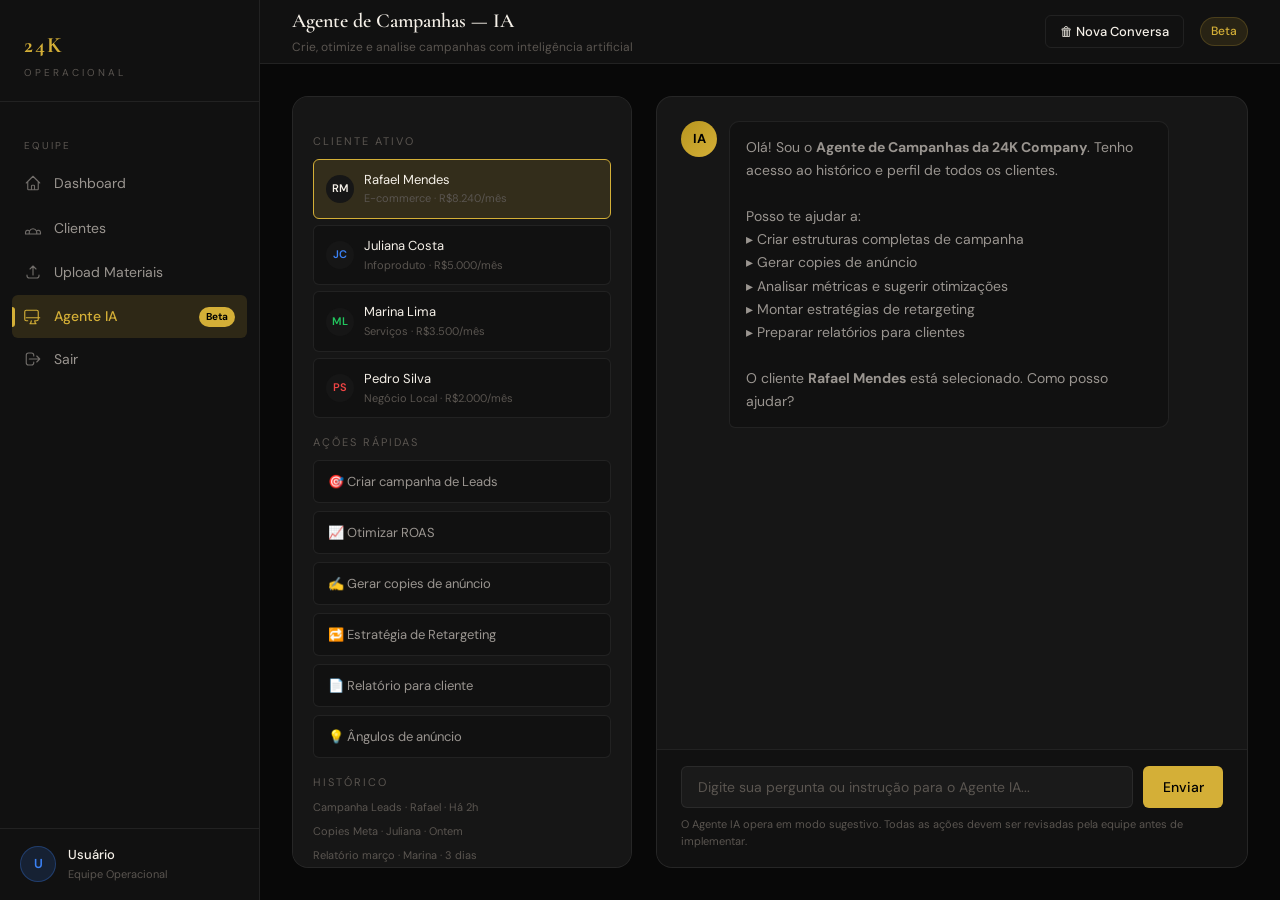
<file: 24k-company-app 2/agent.html>
<!DOCTYPE html>
<html lang="pt-BR">
<head>
<meta charset="UTF-8">
<meta name="viewport" content="width=device-width, initial-scale=1.0">
<title>24K Company — Agente IA</title>
<link rel="stylesheet" href="css/style.css">
<style>
  .agent-layout { display:grid; grid-template-columns:340px 1fr; gap:24px; height:calc(100vh - var(--header-height) - 64px); }
  .agent-sidebar { background:var(--bg-card); border:1px solid var(--border); border-radius:var(--radius-lg); padding:20px; overflow-y:auto; }
  .agent-main { background:var(--bg-card); border:1px solid var(--border); border-radius:var(--radius-lg); display:flex; flex-direction:column; overflow:hidden; }
  .chat-area { flex:1; overflow-y:auto; padding:24px; display:flex; flex-direction:column; gap:16px; }
  .chat-input-area { padding:16px 24px; border-top:1px solid var(--border); background:var(--bg-secondary); }
  .chat-input-row { display:flex; gap:10px; }

  .ai-msg { display:flex; gap:12px; max-width:90%; }
  .ai-msg-avatar { width:36px; height:36px; background:linear-gradient(135deg,var(--gold-dark),var(--gold)); border-radius:50%; display:flex; align-items:center; justify-content:center; font-size:13px; font-weight:700; color:#000; flex-shrink:0; }
  .ai-msg-content { background:var(--bg-secondary); border:1px solid var(--border); border-radius:var(--radius) var(--radius) var(--radius) var(--radius-sm); padding:14px 16px; font-size:14px; color:var(--text-secondary); line-height:1.65; }
  .user-msg { display:flex; justify-content:flex-end; }
  .user-msg-content { background:var(--gold-muted); border:1px solid var(--gold-border); border-radius:var(--radius) var(--radius) var(--radius-sm) var(--radius); padding:12px 16px; font-size:14px; color:var(--text-primary); max-width:75%; }

  .agent-option-btn { display:block; width:100%; text-align:left; padding:12px 14px; background:var(--bg-secondary); border:1px solid var(--border); border-radius:var(--radius-sm); font-size:13px; color:var(--text-secondary); cursor:pointer; transition:all 0.2s; margin-bottom:8px; font-family:'DM Sans',sans-serif; }
  .agent-option-btn:hover { border-color:var(--gold-border); color:var(--gold); }

  .context-label { font-size:11px; text-transform:uppercase; letter-spacing:2px; color:var(--text-muted); margin:16px 0 8px; }

  .client-chip { display:flex; align-items:center; gap:10px; padding:10px 12px; background:var(--bg-secondary); border:1px solid var(--border); border-radius:var(--radius-sm); margin-bottom:6px; cursor:pointer; transition:all 0.2s; }
  .client-chip:hover { border-color:var(--gold-border); }
  .client-chip.selected { border-color:var(--gold); background:var(--gold-muted); }
  .client-chip .chip-av { width:28px; height:28px; border-radius:50%; background:var(--bg-card); display:flex; align-items:center; justify-content:center; font-size:11px; font-weight:600; }
  .client-chip .chip-name { font-size:13px; color:var(--text-primary); }
  .client-chip .chip-meta { font-size:11px; color:var(--text-muted); }

  .typing-dots { display:flex; gap:4px; align-items:center; padding:4px 0; }
  .typing-dot { width:8px; height:8px; background:var(--gold); border-radius:50%; animation:typingDot 1.4s infinite; }
  .typing-dot:nth-child(2) { animation-delay:0.2s; }
  .typing-dot:nth-child(3) { animation-delay:0.4s; }
  @keyframes typingDot { 0%,80%,100%{transform:scale(0.8);opacity:0.4} 40%{transform:scale(1);opacity:1} }

  .result-block { background:var(--bg-card); border:1px solid var(--border-gold); border-radius:var(--radius); padding:16px; margin-top:12px; }
  .result-block h4 { font-size:13px; font-weight:600; color:var(--gold); margin-bottom:10px; }
  .result-block ul { list-style:none; display:flex; flex-direction:column; gap:6px; }
  .result-block li { font-size:13px; color:var(--text-secondary); padding-left:16px; position:relative; }
  .result-block li::before { content:'▸'; position:absolute; left:0; color:var(--gold); }
</style>
</head>
<body>
<div class="app-layout">
  <div id="sidebar-placeholder"></div>

  <div class="main-content">
    <div class="topbar">
      <div>
        <div class="topbar-title">Agente de Campanhas — IA</div>
        <div class="topbar-subtitle">Crie, otimize e analise campanhas com inteligência artificial</div>
      </div>
      <div class="topbar-right">
        <button class="btn btn-outline btn-sm" onclick="clearChat()">🗑 Nova Conversa</button>
        <span class="badge badge-gold">Beta</span>
      </div>
    </div>

    <div class="page-content" style="height:calc(100vh - 64px);display:flex;flex-direction:column">
      <div class="agent-layout" style="flex:1">
        <!-- Left Sidebar -->
        <div class="agent-sidebar">
          <div class="context-label">Cliente Ativo</div>
          <div class="client-chip selected" onclick="selectClient(this,'Rafael Mendes','E-commerce')">
            <div class="chip-av">RM</div>
            <div><div class="chip-name">Rafael Mendes</div><div class="chip-meta">E-commerce · R$8.240/mês</div></div>
          </div>
          <div class="client-chip" onclick="selectClient(this,'Juliana Costa','Infoproduto')">
            <div class="chip-av" style="color:var(--info)">JC</div>
            <div><div class="chip-name">Juliana Costa</div><div class="chip-meta">Infoproduto · R$5.000/mês</div></div>
          </div>
          <div class="client-chip" onclick="selectClient(this,'Marina Lima','Serviços')">
            <div class="chip-av" style="color:var(--success)">ML</div>
            <div><div class="chip-name">Marina Lima</div><div class="chip-meta">Serviços · R$3.500/mês</div></div>
          </div>
          <div class="client-chip" onclick="selectClient(this,'Pedro Silva','Local')">
            <div class="chip-av" style="color:var(--error)">PS</div>
            <div><div class="chip-name">Pedro Silva</div><div class="chip-meta">Negócio Local · R$2.000/mês</div></div>
          </div>

          <div class="context-label">Ações Rápidas</div>
          <button class="agent-option-btn" onclick="quickAction('Crie uma estrutura completa de campanha de Leads para o cliente selecionado, incluindo objetivos, segmentação de público, criativos sugeridos e orçamento.')">🎯 Criar campanha de Leads</button>
          <button class="agent-option-btn" onclick="quickAction('Analise as métricas atuais do cliente e sugira 3 otimizações específicas para aumentar o ROAS.')">📈 Otimizar ROAS</button>
          <button class="agent-option-btn" onclick="quickAction('Escreva 3 variações de copy para anúncio de feed no Meta Ads para o cliente, com headline, corpo do texto e CTA.')">✍️ Gerar copies de anúncio</button>
          <button class="agent-option-btn" onclick="quickAction('Monte uma estratégia de retargeting completa: segmentação, criativos, duração e orçamento recomendado.')">🔁 Estratégia de Retargeting</button>
          <button class="agent-option-btn" onclick="quickAction('Analise os dados de campanha e crie um relatório executivo para apresentar ao cliente com os principais resultados e próximos passos.')">📄 Relatório para cliente</button>
          <button class="agent-option-btn" onclick="quickAction('Sugira 5 ângulos de anúncio diferentes para o produto principal do cliente, cada um explorando uma dor ou desejo diferente do público-alvo.')">💡 Ângulos de anúncio</button>

          <div class="context-label">Histórico</div>
          <div class="text-xs text-muted">Campanha Leads · Rafael · Há 2h</div>
          <div class="text-xs text-muted" style="margin-top:6px">Copies Meta · Juliana · Ontem</div>
          <div class="text-xs text-muted" style="margin-top:6px">Relatório março · Marina · 3 dias</div>
        </div>

        <!-- Main Chat -->
        <div class="agent-main">
          <div class="chat-area" id="chat-area">
            <!-- Initial message -->
            <div class="ai-msg">
              <div class="ai-msg-avatar">IA</div>
              <div class="ai-msg-content">
                Olá! Sou o <strong>Agente de Campanhas da 24K Company</strong>. Tenho acesso ao histórico e perfil de todos os clientes.<br><br>
                Posso te ajudar a:<br>
                ▸ Criar estruturas completas de campanha<br>
                ▸ Gerar copies de anúncio<br>
                ▸ Analisar métricas e sugerir otimizações<br>
                ▸ Montar estratégias de retargeting<br>
                ▸ Preparar relatórios para clientes<br><br>
                O cliente <strong>Rafael Mendes</strong> está selecionado. Como posso ajudar?
              </div>
            </div>
          </div>

          <div class="chat-input-area">
            <div class="chat-input-row">
              <input type="text" class="form-control" id="chat-input" placeholder="Digite sua pergunta ou instrução para o Agente IA..." onkeydown="if(event.key==='Enter')sendMessage()">
              <button class="btn btn-primary" onclick="sendMessage()" style="min-width:80px">Enviar</button>
            </div>
            <div class="text-xs text-muted mt-8">O Agente IA opera em modo sugestivo. Todas as ações devem ser revisadas pela equipe antes de implementar.</div>
          </div>
        </div>
      </div>
    </div>
  </div>
</div>

<div id="toast-container"></div>
<script src="js/sidebar.js"></script>
<script>
const role = localStorage.getItem('24k_role') || 'team';
if (role === 'executive') buildExecutiveSidebar('agent');
else buildTeamSidebar('agent');

let selectedClient = 'Rafael Mendes';
let selectedClientType = 'E-commerce';

function selectClient(chip, name, type) {
  document.querySelectorAll('.client-chip').forEach(c => c.classList.remove('selected'));
  chip.classList.add('selected');
  selectedClient = name;
  selectedClientType = type;
  addUserMessage(`Mudei o contexto para o cliente: ${name}`);
  setTimeout(() => {
    addAIMessage(`Contexto atualizado! Agora estou analisando o perfil de <strong>${name}</strong> (${type}). Tenho acesso ao histórico de campanhas, dados de performance e perfil de negócio. O que você gostaria de fazer?`);
  }, 600);
}

function quickAction(prompt) {
  addUserMessage(prompt.substring(0, 80) + '...');
  showTyping();
  setTimeout(() => {
    removeTyping();
    generateAIResponse(prompt);
  }, 2000);
}

function sendMessage() {
  const input = document.getElementById('chat-input');
  const text = input.value.trim();
  if (!text) return;
  input.value = '';
  addUserMessage(text);
  showTyping();
  setTimeout(() => {
    removeTyping();
    generateAIResponse(text);
  }, 1500 + Math.random() * 1000);
}

function addUserMessage(text) {
  const area = document.getElementById('chat-area');
  const el = document.createElement('div');
  el.className = 'user-msg';
  el.innerHTML = `<div class="user-msg-content">${text}</div>`;
  area.appendChild(el);
  area.scrollTop = area.scrollHeight;
}

function addAIMessage(html) {
  const area = document.getElementById('chat-area');
  const el = document.createElement('div');
  el.className = 'ai-msg';
  el.innerHTML = `<div class="ai-msg-avatar">IA</div><div class="ai-msg-content">${html}</div>`;
  area.appendChild(el);
  area.scrollTop = area.scrollHeight;
}

function showTyping() {
  const area = document.getElementById('chat-area');
  const el = document.createElement('div');
  el.className = 'ai-msg';
  el.id = 'typing-indicator';
  el.innerHTML = `<div class="ai-msg-avatar">IA</div><div class="ai-msg-content"><div class="typing-dots"><div class="typing-dot"></div><div class="typing-dot"></div><div class="typing-dot"></div></div></div>`;
  area.appendChild(el);
  area.scrollTop = area.scrollHeight;
}

function removeTyping() {
  const el = document.getElementById('typing-indicator');
  if (el) el.remove();
}

function generateAIResponse(prompt) {
  const lp = prompt.toLowerCase();
  let response = '';

  if (lp.includes('leads') || lp.includes('campanha')) {
    response = `Ótimo! Aqui está a estrutura de campanha de <strong>Geração de Leads</strong> para <strong>${selectedClient}</strong>:

<div class="result-block">
  <h4>🎯 Objetivo & Configuração</h4>
  <ul>
    <li>Objetivo: Geração de Leads (formulário instantâneo Meta)</li>
    <li>Orçamento diário: R$150 (Conjunto 1) + R$100 (Conjunto 2)</li>
    <li>Duração inicial: 14 dias de aprendizado</li>
    <li>Pixel: Configurado com evento Lead</li>
  </ul>
</div>

<div class="result-block">
  <h4>👥 Segmentação de Público</h4>
  <ul>
    <li>Conjunto 1 — Público Frio (Interesses): Empreendedorismo, Marketing Digital, Finanças, Idade 25-45</li>
    <li>Conjunto 2 — Lookalike 1%: Baseado em clientes que compraram nos últimos 90 dias</li>
    <li>Exclusão: Quem já comprou (Custom Audience dos compradores)</li>
  </ul>
</div>

<div class="result-block">
  <h4>🎨 Criativos Sugeridos</h4>
  <ul>
    <li>Criativo A: Vídeo de depoimento + estatísticas de resultado (15s)</li>
    <li>Criativo B: Imagem com headline provocativa + social proof</li>
    <li>Criativo C: Carrossel educativo com pain points do público</li>
  </ul>
</div>

Deseja que eu escreva os copies para cada criativo?`;
  } else if (lp.includes('copy') || lp.includes('copi') || lp.includes('texto')) {
    response = `Aqui estão <strong>3 copies de alto impacto</strong> para <strong>${selectedClient}</strong>:

<div class="result-block">
  <h4>✍️ Copy 1 — Dor/Problema (Público Frio)</h4>
  <ul>
    <li><strong>Headline:</strong> "Você já gastou R$5.000 em anúncios e vendeu menos do que esperava?"</li>
    <li><strong>Corpo:</strong> O problema não é o produto — é a estratégia. Enquanto 73% dos negócios desperdiçam budget sem retorno, nossos clientes têm ROAS médio de 4.2x. Veja como.</li>
    <li><strong>CTA:</strong> Quero minha estratégia gratuita →</li>
  </ul>
</div>

<div class="result-block">
  <h4>✍️ Copy 2 — Prova Social (Público Morno)</h4>
  <ul>
    <li><strong>Headline:</strong> "De R$2.000 a R$34.000 em vendas — em 30 dias com tráfego pago"</li>
    <li><strong>Corpo:</strong> É o que a 24K Company fez pelo Rafael. Sem promessa vazia: dados reais, estratégia real, resultado real. Próximo case pode ser o seu.</li>
    <li><strong>CTA:</strong> Ver como foi feito →</li>
  </ul>
</div>

<div class="result-block">
  <h4>✍️ Copy 3 — Urgência/Escassez (Retargeting)</h4>
  <ul>
    <li><strong>Headline:</strong> "Você visitou nossa página. Tomou alguma ação?"</li>
    <li><strong>Corpo:</strong> Cada dia sem uma estratégia de tráfego é dinheiro que seu concorrente está faturando. A consulta gratuita encerra sexta.</li>
    <li><strong>CTA:</strong> Garantir minha vaga →</li>
  </ul>
</div>

Quer ajustes no tom ou algum copy específico para um formato diferente?`;
  } else if (lp.includes('roas') || lp.includes('otimiz')) {
    response = `Analisando as métricas de <strong>${selectedClient}</strong>... Aqui estão <strong>3 otimizações prioritárias</strong>:

<div class="result-block">
  <h4>⚡ Otimização 1 — Alta Prioridade</h4>
  <ul>
    <li>Problema: Criativo B com frequência 4.2 no público frio → fadiga</li>
    <li>Ação: Pausar Criativo B e ativar Criativo C (carrossel educativo)</li>
    <li>Impacto esperado: ↑ CTR em ~18%, ↓ CPL em ~12%</li>
    <li>Prazo: Implementar hoje</li>
  </ul>
</div>

<div class="result-block">
  <h4>⚡ Otimização 2 — Média Prioridade</h4>
  <ul>
    <li>Problema: Budget concentrado no horário errado</li>
    <li>Ação: Programar 70% do budget para Qui-Sáb, 18h-21h</li>
    <li>Impacto esperado: ↑ Conversões em ~15% sem aumentar budget</li>
    <li>Prazo: Implementar esta semana</li>
  </ul>
</div>

<div class="result-block">
  <h4>⚡ Otimização 3 — Oportunidade</h4>
  <ul>
    <li>Google Search tem ROAS 6.1x → subaproveitado</li>
    <li>Ação: Aumentar CPC alvo de R$2,50 para R$3,80 nas palavras top</li>
    <li>Impacto esperado: +40% no volume de cliques qualificados</li>
    <li>Prazo: Implementar em até 5 dias</li>
  </ul>
</div>`;
  } else {
    response = `Entendido! Com base no perfil de <strong>${selectedClient}</strong> (${selectedClientType}), aqui está minha análise:<br><br>
    Posso aprofundar qualquer aspecto da estratégia de tráfego, gerar copies específicos, criar relatórios ou montar uma campanha do zero. Use as ações rápidas à esquerda para as tarefas mais comuns, ou continue me descrevendo o que precisa.`;
  }

  addAIMessage(response);
}

function clearChat() {
  const area = document.getElementById('chat-area');
  area.innerHTML = '';
  addAIMessage('Nova conversa iniciada. Selecione um cliente e me diga como posso ajudar!');
}
</script>
</body>
</html>
</file>
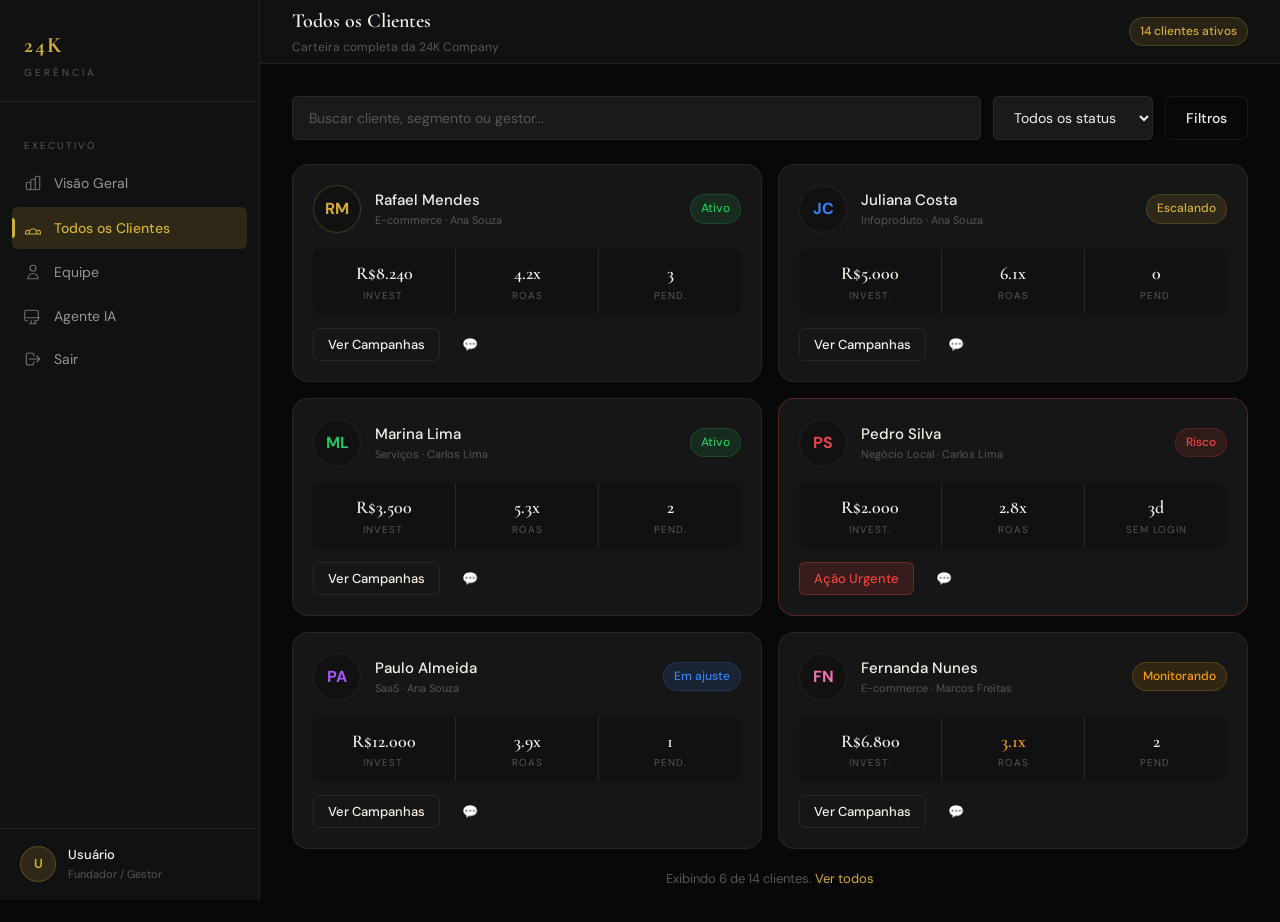
<file: 24k-company-app 2/all-clients.html>
<!DOCTYPE html>
<html lang="pt-BR">
<head>
<meta charset="UTF-8">
<meta name="viewport" content="width=device-width, initial-scale=1.0">
<title>24K Company — Todos os Clientes</title>
<link rel="stylesheet" href="css/style.css">
<style>
  .search-bar { display:flex; gap:12px; margin-bottom:24px; }
  .search-bar input { flex:1; }
  .client-grid { display:grid; grid-template-columns:repeat(auto-fill,minmax(360px,1fr)); gap:16px; }
  .client-card { background:var(--bg-card); border:1px solid var(--border); border-radius:var(--radius-lg); padding:20px; transition:all 0.2s; cursor:pointer; }
  .client-card:hover { border-color:var(--gold-border); transform:translateY(-2px); }
  .client-card-header { display:flex; align-items:center; gap:14px; margin-bottom:16px; }
  .client-av { width:48px; height:48px; border-radius:50%; background:var(--bg-secondary); border:1px solid var(--border); display:flex; align-items:center; justify-content:center; font-size:16px; font-weight:700; color:var(--text-primary); flex-shrink:0; }
  .client-card-metrics { display:grid; grid-template-columns:repeat(3,1fr); gap:1px; background:var(--border); border-radius:var(--radius-sm); overflow:hidden; margin-bottom:14px; }
  .client-card-metric { background:var(--bg-secondary); padding:10px; text-align:center; }
  .client-card-metric-val { font-family:'Cormorant Garamond',serif; font-size:18px; font-weight:600; color:var(--text-primary); }
  .client-card-metric-lbl { font-size:10px; text-transform:uppercase; letter-spacing:1px; color:var(--text-muted); }
</style>
</head>
<body>
<div class="app-layout">
  <div id="sidebar-placeholder"></div>
  <div class="main-content">
    <div class="topbar">
      <div>
        <div class="topbar-title">Todos os Clientes</div>
        <div class="topbar-subtitle">Carteira completa da 24K Company</div>
      </div>
      <div class="topbar-right">
        <span class="badge badge-gold">14 clientes ativos</span>
      </div>
    </div>

    <div class="page-content">
      <div class="search-bar">
        <input type="text" class="form-control" placeholder="Buscar cliente, segmento ou gestor..." oninput="filterClients(this.value)">
        <select class="form-control" style="width:160px">
          <option>Todos os status</option>
          <option>Ativos</option>
          <option>Atenção</option>
          <option>Risco de Churn</option>
        </select>
        <button class="btn btn-outline">Filtros</button>
      </div>

      <div class="client-grid" id="client-grid">

        <!-- Clients -->
        <div class="client-card">
          <div class="client-card-header">
            <div class="client-av" style="color:var(--gold);border-color:var(--gold-border)">RM</div>
            <div style="flex:1">
              <div class="font-500" style="font-size:15px">Rafael Mendes</div>
              <div class="text-xs text-muted">E-commerce · Ana Souza</div>
            </div>
            <span class="badge badge-approved">Ativo</span>
          </div>
          <div class="client-card-metrics">
            <div class="client-card-metric"><div class="client-card-metric-val">R$8.240</div><div class="client-card-metric-lbl">Invest.</div></div>
            <div class="client-card-metric"><div class="client-card-metric-val text-gold">4.2x</div><div class="client-card-metric-lbl">ROAS</div></div>
            <div class="client-card-metric"><div class="client-card-metric-val text-warning">3</div><div class="client-card-metric-lbl">Pend.</div></div>
          </div>
          <div class="flex gap-8">
            <button class="btn btn-outline btn-sm flex-1">Ver Campanhas</button>
            <button class="btn btn-ghost btn-sm">💬</button>
          </div>
        </div>

        <div class="client-card">
          <div class="client-card-header">
            <div class="client-av" style="color:var(--info)">JC</div>
            <div style="flex:1">
              <div class="font-500" style="font-size:15px">Juliana Costa</div>
              <div class="text-xs text-muted">Infoproduto · Ana Souza</div>
            </div>
            <span class="badge badge-gold">Escalando</span>
          </div>
          <div class="client-card-metrics">
            <div class="client-card-metric"><div class="client-card-metric-val">R$5.000</div><div class="client-card-metric-lbl">Invest.</div></div>
            <div class="client-card-metric"><div class="client-card-metric-val text-gold">6.1x</div><div class="client-card-metric-lbl">ROAS</div></div>
            <div class="client-card-metric"><div class="client-card-metric-val text-success">0</div><div class="client-card-metric-lbl">Pend.</div></div>
          </div>
          <div class="flex gap-8">
            <button class="btn btn-outline btn-sm flex-1">Ver Campanhas</button>
            <button class="btn btn-ghost btn-sm">💬</button>
          </div>
        </div>

        <div class="client-card">
          <div class="client-card-header">
            <div class="client-av" style="color:var(--success)">ML</div>
            <div style="flex:1">
              <div class="font-500" style="font-size:15px">Marina Lima</div>
              <div class="text-xs text-muted">Serviços · Carlos Lima</div>
            </div>
            <span class="badge badge-approved">Ativo</span>
          </div>
          <div class="client-card-metrics">
            <div class="client-card-metric"><div class="client-card-metric-val">R$3.500</div><div class="client-card-metric-lbl">Invest.</div></div>
            <div class="client-card-metric"><div class="client-card-metric-val text-gold">5.3x</div><div class="client-card-metric-lbl">ROAS</div></div>
            <div class="client-card-metric"><div class="client-card-metric-val text-warning">2</div><div class="client-card-metric-lbl">Pend.</div></div>
          </div>
          <div class="flex gap-8">
            <button class="btn btn-outline btn-sm flex-1">Ver Campanhas</button>
            <button class="btn btn-ghost btn-sm">💬</button>
          </div>
        </div>

        <div class="client-card" style="border-color:rgba(239,68,68,0.3)">
          <div class="client-card-header">
            <div class="client-av" style="color:var(--error)">PS</div>
            <div style="flex:1">
              <div class="font-500" style="font-size:15px">Pedro Silva</div>
              <div class="text-xs text-muted">Negócio Local · Carlos Lima</div>
            </div>
            <span class="badge badge-revision">Risco</span>
          </div>
          <div class="client-card-metrics">
            <div class="client-card-metric"><div class="client-card-metric-val">R$2.000</div><div class="client-card-metric-lbl">Invest.</div></div>
            <div class="client-card-metric"><div class="client-card-metric-val text-error">2.8x</div><div class="client-card-metric-lbl">ROAS</div></div>
            <div class="client-card-metric"><div class="client-card-metric-val text-error">3d</div><div class="client-card-metric-lbl">Sem login</div></div>
          </div>
          <div class="flex gap-8">
            <button class="btn btn-danger btn-sm flex-1">Ação Urgente</button>
            <button class="btn btn-ghost btn-sm">💬</button>
          </div>
        </div>

        <div class="client-card">
          <div class="client-card-header">
            <div class="client-av" style="color:#A855F7">PA</div>
            <div style="flex:1">
              <div class="font-500" style="font-size:15px">Paulo Almeida</div>
              <div class="text-xs text-muted">SaaS · Ana Souza</div>
            </div>
            <span class="badge badge-active">Em ajuste</span>
          </div>
          <div class="client-card-metrics">
            <div class="client-card-metric"><div class="client-card-metric-val">R$12.000</div><div class="client-card-metric-lbl">Invest.</div></div>
            <div class="client-card-metric"><div class="client-card-metric-val text-gold">3.9x</div><div class="client-card-metric-lbl">ROAS</div></div>
            <div class="client-card-metric"><div class="client-card-metric-val text-success">1</div><div class="client-card-metric-lbl">Pend.</div></div>
          </div>
          <div class="flex gap-8">
            <button class="btn btn-outline btn-sm flex-1">Ver Campanhas</button>
            <button class="btn btn-ghost btn-sm">💬</button>
          </div>
        </div>

        <div class="client-card">
          <div class="client-card-header">
            <div class="client-av" style="color:#F472B6">FN</div>
            <div style="flex:1">
              <div class="font-500" style="font-size:15px">Fernanda Nunes</div>
              <div class="text-xs text-muted">E-commerce · Marcos Freitas</div>
            </div>
            <span class="badge badge-pending">Monitorando</span>
          </div>
          <div class="client-card-metrics">
            <div class="client-card-metric"><div class="client-card-metric-val">R$6.800</div><div class="client-card-metric-lbl">Invest.</div></div>
            <div class="client-card-metric"><div class="client-card-metric-val" style="color:var(--warning)">3.1x</div><div class="client-card-metric-lbl">ROAS</div></div>
            <div class="client-card-metric"><div class="client-card-metric-val text-warning">2</div><div class="client-card-metric-lbl">Pend.</div></div>
          </div>
          <div class="flex gap-8">
            <button class="btn btn-outline btn-sm flex-1">Ver Campanhas</button>
            <button class="btn btn-ghost btn-sm">💬</button>
          </div>
        </div>

      </div>

      <div style="text-align:center;margin-top:20px;color:var(--text-muted);font-size:13px">
        Exibindo 6 de 14 clientes. <a href="#" class="text-gold" onclick="showToast('Carregando todos os clientes...','gold')">Ver todos</a>
      </div>
    </div>
  </div>
</div>

<div id="toast-container"></div>
<script src="js/sidebar.js"></script>
<script>
buildExecutiveSidebar('clients');

function filterClients(query) {
  const q = query.toLowerCase();
  document.querySelectorAll('.client-card').forEach(card => {
    const text = card.textContent.toLowerCase();
    card.style.display = text.includes(q) ? '' : 'none';
  });
}
</script>
</body>
</html>
</file>
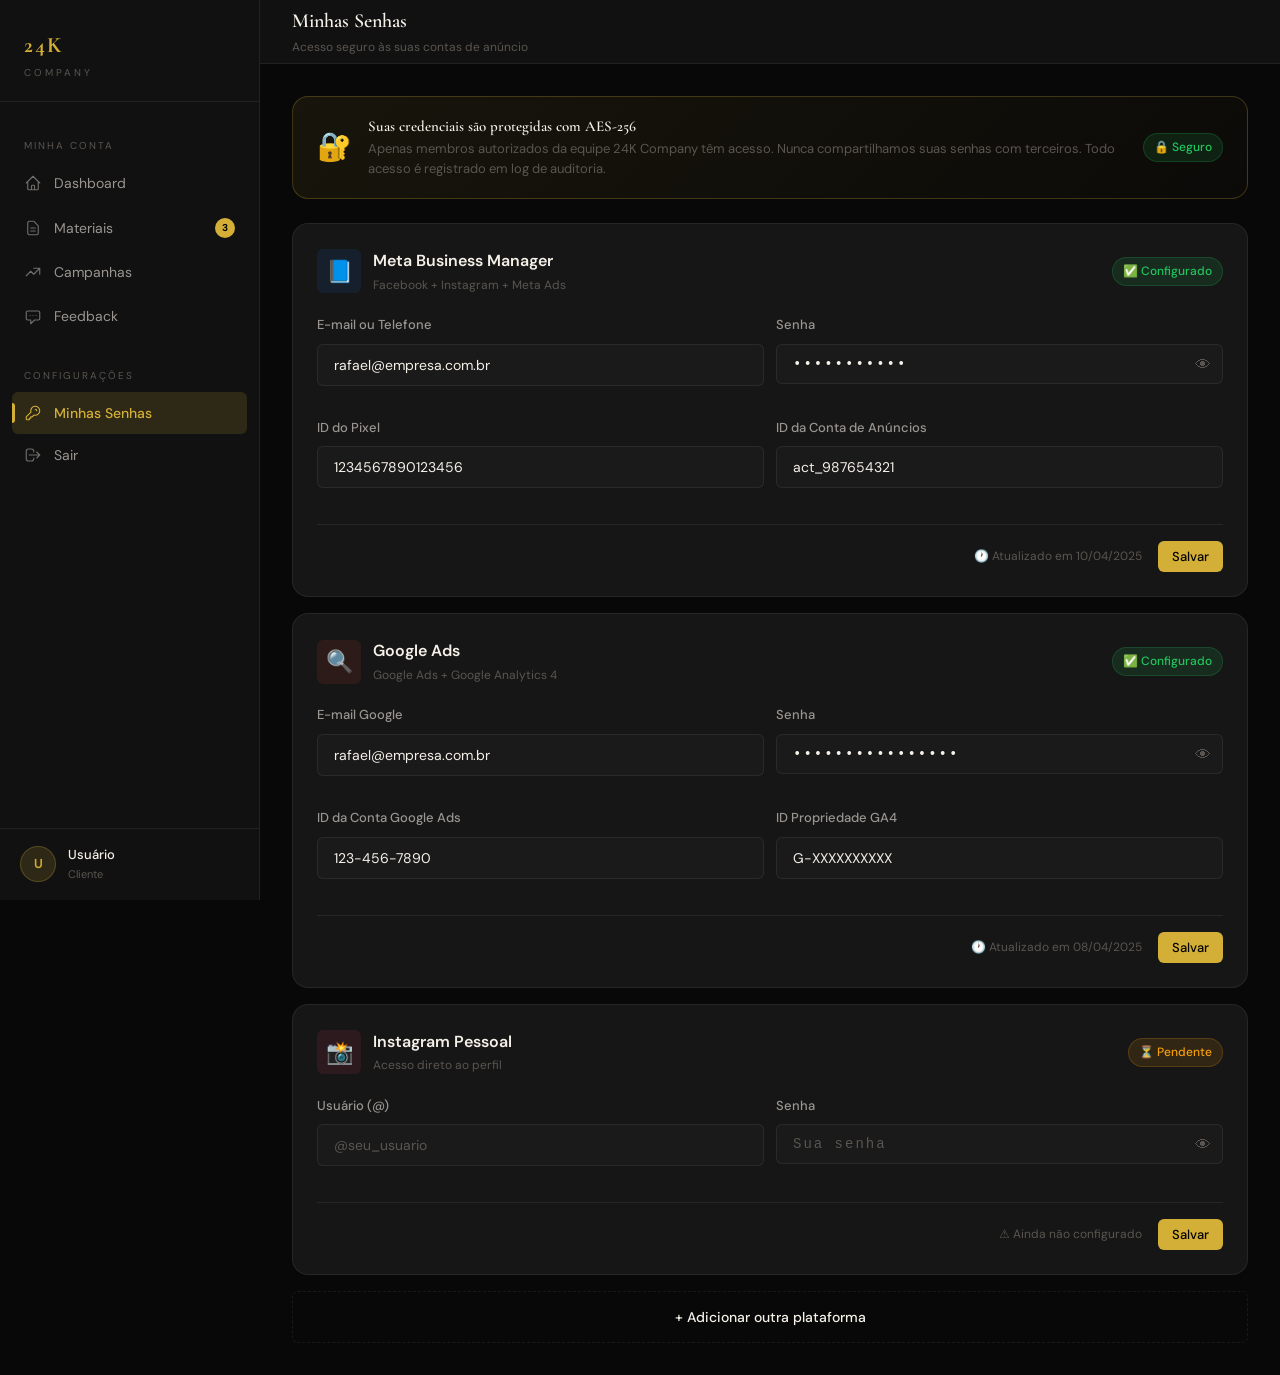
<file: 24k-company-app 2/credentials.html>
<!DOCTYPE html>
<html lang="pt-BR">
<head>
<meta charset="UTF-8">
<meta name="viewport" content="width=device-width, initial-scale=1.0">
<title>24K Company — Minhas Senhas</title>
<link rel="stylesheet" href="css/style.css">
<style>
  .security-banner { background:linear-gradient(135deg,rgba(212,175,55,0.08),rgba(212,175,55,0.02)); border:1px solid var(--border-gold); border-radius:var(--radius-lg); padding:20px 24px; margin-bottom:24px; display:flex; align-items:center; gap:16px; }
  .security-icon { font-size:28px; flex-shrink:0; }
  .security-text h3 { font-size:15px; font-weight:600; color:var(--text-primary); margin-bottom:4px; }
  .security-text p { font-size:13px; color:var(--text-muted); line-height:1.5; }
  .cred-platform-card { background:var(--bg-card); border:1px solid var(--border); border-radius:var(--radius-lg); padding:24px; margin-bottom:16px; transition:all 0.2s; }
  .cred-platform-card:hover { border-color:var(--gold-border); }
  .cred-platform-header { display:flex; align-items:center; justify-content:space-between; margin-bottom:20px; }
  .cred-platform-info { display:flex; align-items:center; gap:12px; }
  .plat-icon { width:44px; height:44px; border-radius:var(--radius-sm); display:flex; align-items:center; justify-content:center; font-size:22px; }
  .plat-name { font-size:16px; font-weight:600; color:var(--text-primary); }
  .plat-sub { font-size:12px; color:var(--text-muted); margin-top:2px; }
  .cred-fields-row { display:grid; grid-template-columns:1fr 1fr; gap:12px; }
  .password-field { position:relative; }
  .password-field .form-control { padding-right:44px; font-family:monospace; letter-spacing:2px; }
  .toggle-pass { position:absolute; right:12px; top:50%; transform:translateY(-50%); background:none; border:none; cursor:pointer; color:var(--text-muted); font-size:16px; }
  .toggle-pass:hover { color:var(--text-primary); }
  .save-row { display:flex; justify-content:flex-end; margin-top:16px; padding-top:16px; border-top:1px solid var(--border); }
  .last-updated { font-size:12px; color:var(--text-muted); display:flex; align-items:center; gap:6px; }
</style>
</head>
<body>
<div class="app-layout">
  <div id="sidebar-placeholder"></div>

  <div class="main-content">
    <div class="topbar">
      <div>
        <div class="topbar-title">Minhas Senhas</div>
        <div class="topbar-subtitle">Acesso seguro às suas contas de anúncio</div>
      </div>
    </div>

    <div class="page-content">
      <!-- Security Banner -->
      <div class="security-banner">
        <div class="security-icon">🔐</div>
        <div class="security-text">
          <h3>Suas credenciais são protegidas com AES-256</h3>
          <p>Apenas membros autorizados da equipe 24K Company têm acesso. Nunca compartilhamos suas senhas com terceiros. Todo acesso é registrado em log de auditoria.</p>
        </div>
        <div class="badge badge-approved" style="margin-left:auto;flex-shrink:0">🔒 Seguro</div>
      </div>

      <!-- Meta Business -->
      <div class="cred-platform-card">
        <div class="cred-platform-header">
          <div class="cred-platform-info">
            <div class="plat-icon" style="background:rgba(24,119,242,0.1)">📘</div>
            <div>
              <div class="plat-name">Meta Business Manager</div>
              <div class="plat-sub">Facebook + Instagram + Meta Ads</div>
            </div>
          </div>
          <span class="badge badge-approved" id="meta-status">✅ Configurado</span>
        </div>
        <div class="cred-fields-row">
          <div class="form-group">
            <label class="form-label">E-mail ou Telefone</label>
            <input type="email" class="form-control" value="rafael@empresa.com.br" id="meta-email">
          </div>
          <div class="form-group">
            <label class="form-label">Senha</label>
            <div class="password-field">
              <input type="password" class="form-control" value="MinhaS3nha!" id="meta-pass" placeholder="Senha">
              <button class="toggle-pass" onclick="togglePass('meta-pass', this)">👁</button>
            </div>
          </div>
          <div class="form-group">
            <label class="form-label">ID do Pixel</label>
            <input type="text" class="form-control" value="1234567890123456" placeholder="ID do Pixel do Facebook">
          </div>
          <div class="form-group">
            <label class="form-label">ID da Conta de Anúncios</label>
            <input type="text" class="form-control" value="act_987654321" placeholder="act_XXXXXXXXXX">
          </div>
        </div>
        <div class="save-row">
          <span class="last-updated">🕐 Atualizado em 10/04/2025</span>
          <button class="btn btn-primary btn-sm" style="margin-left:16px" onclick="saveCredential('Meta Business')">Salvar</button>
        </div>
      </div>

      <!-- Google Ads -->
      <div class="cred-platform-card">
        <div class="cred-platform-header">
          <div class="cred-platform-info">
            <div class="plat-icon" style="background:rgba(234,67,53,0.1)">🔍</div>
            <div>
              <div class="plat-name">Google Ads</div>
              <div class="plat-sub">Google Ads + Google Analytics 4</div>
            </div>
          </div>
          <span class="badge badge-approved">✅ Configurado</span>
        </div>
        <div class="cred-fields-row">
          <div class="form-group">
            <label class="form-label">E-mail Google</label>
            <input type="email" class="form-control" value="rafael@empresa.com.br">
          </div>
          <div class="form-group">
            <label class="form-label">Senha</label>
            <div class="password-field">
              <input type="password" class="form-control" value="SenhaGoogle2025!" id="google-pass">
              <button class="toggle-pass" onclick="togglePass('google-pass', this)">👁</button>
            </div>
          </div>
          <div class="form-group">
            <label class="form-label">ID da Conta Google Ads</label>
            <input type="text" class="form-control" value="123-456-7890" placeholder="XXX-XXX-XXXX">
          </div>
          <div class="form-group">
            <label class="form-label">ID Propriedade GA4</label>
            <input type="text" class="form-control" value="G-XXXXXXXXXX" placeholder="G-XXXXXXXXXX">
          </div>
        </div>
        <div class="save-row">
          <span class="last-updated">🕐 Atualizado em 08/04/2025</span>
          <button class="btn btn-primary btn-sm" style="margin-left:16px" onclick="saveCredential('Google Ads')">Salvar</button>
        </div>
      </div>

      <!-- Instagram -->
      <div class="cred-platform-card">
        <div class="cred-platform-header">
          <div class="cred-platform-info">
            <div class="plat-icon" style="background:rgba(228,64,95,0.1)">📸</div>
            <div>
              <div class="plat-name">Instagram Pessoal</div>
              <div class="plat-sub">Acesso direto ao perfil</div>
            </div>
          </div>
          <span class="badge badge-pending">⏳ Pendente</span>
        </div>
        <div class="cred-fields-row">
          <div class="form-group">
            <label class="form-label">Usuário (@)</label>
            <input type="text" class="form-control" placeholder="@seu_usuario" id="ig-user">
          </div>
          <div class="form-group">
            <label class="form-label">Senha</label>
            <div class="password-field">
              <input type="password" class="form-control" placeholder="Sua senha" id="ig-pass">
              <button class="toggle-pass" onclick="togglePass('ig-pass', this)">👁</button>
            </div>
          </div>
        </div>
        <div class="save-row">
          <span class="last-updated text-warning">⚠ Ainda não configurado</span>
          <button class="btn btn-primary btn-sm" style="margin-left:16px" onclick="saveCredential('Instagram')">Salvar</button>
        </div>
      </div>

      <!-- Add New -->
      <button class="btn btn-outline w-full" style="border-style:dashed;padding:16px" onclick="showToast('Em breve: adicionar novas plataformas', 'gold')">
        + Adicionar outra plataforma
      </button>
    </div>
  </div>
</div>

<div id="toast-container"></div>
<script src="js/sidebar.js"></script>
<script>
buildClientSidebar('credentials');

function togglePass(inputId, btn) {
  const input = document.getElementById(inputId);
  if (input.type === 'password') { input.type = 'text'; btn.textContent = '🙈'; }
  else { input.type = 'password'; btn.textContent = '👁'; }
}

function saveCredential(platform) {
  showToast(`✓ Credenciais do ${platform} salvas com segurança`, 'success');
}
</script>
</body>
</html>
</file>
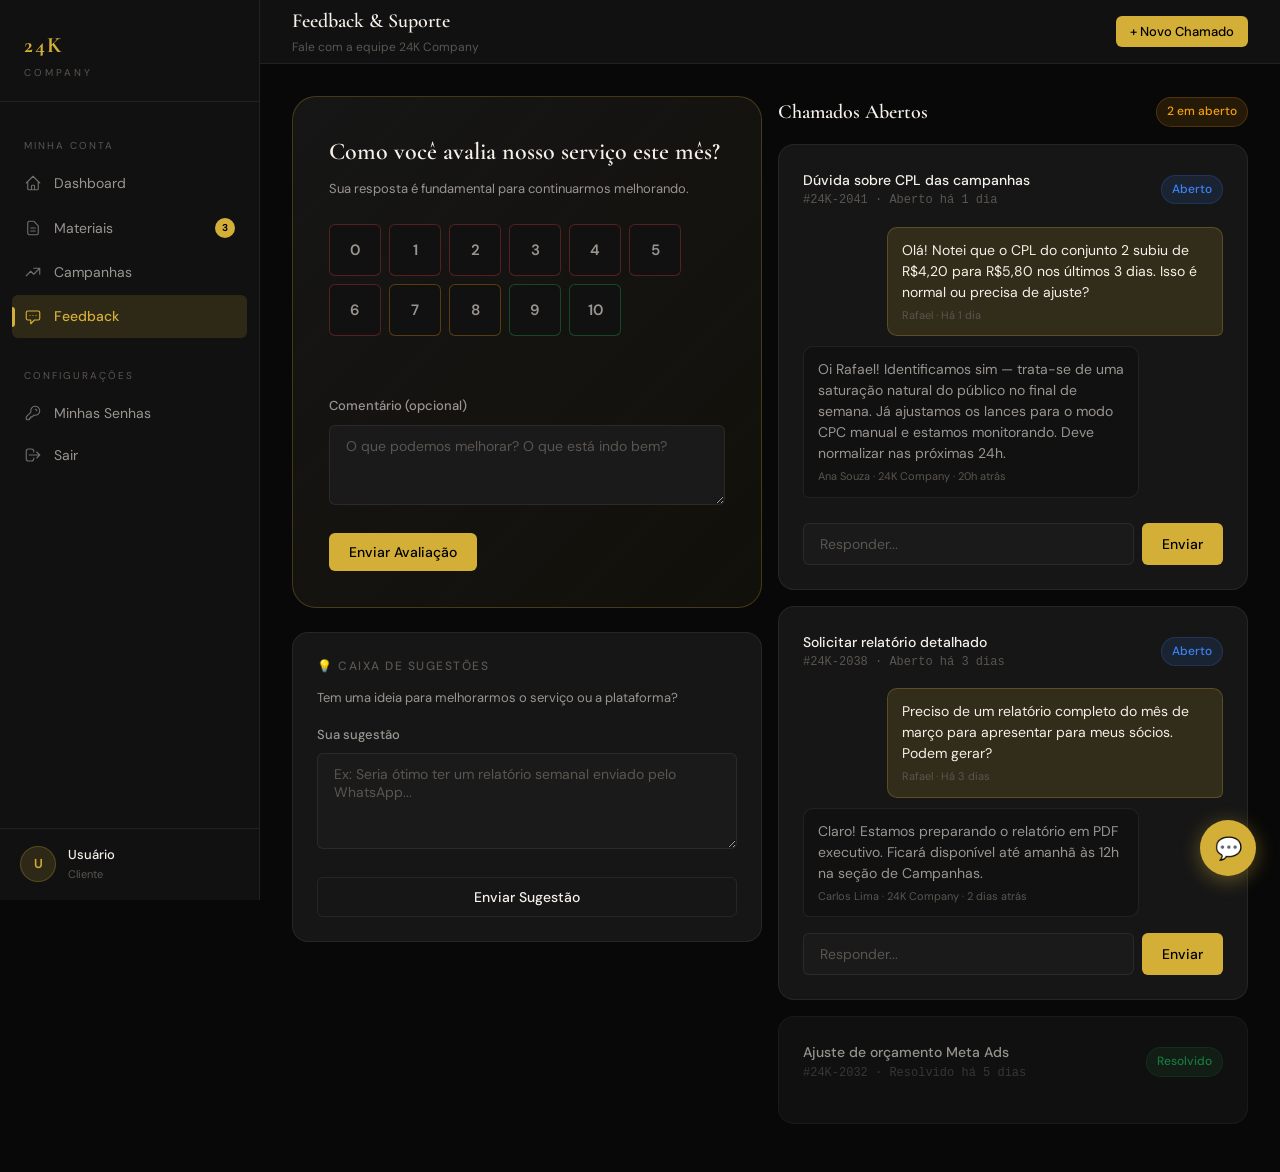
<file: 24k-company-app 2/feedback.html>
<!DOCTYPE html>
<html lang="pt-BR">
<head>
<meta charset="UTF-8">
<meta name="viewport" content="width=device-width, initial-scale=1.0">
<title>24K Company — Feedback</title>
<link rel="stylesheet" href="css/style.css">
<style>
  .nps-card { background:linear-gradient(135deg,var(--bg-card) 0%,rgba(212,175,55,0.05) 100%); border:1px solid var(--border-gold); border-radius:var(--radius-xl); padding:36px; margin-bottom:24px; }
  .nps-title { font-family:'Cormorant Garamond',serif; font-size:24px; font-weight:600; margin-bottom:8px; }
  .nps-scale { display:flex; gap:8px; margin:24px 0; flex-wrap:wrap; }
  .nps-btn { width:52px; height:52px; border:1px solid var(--border); background:var(--bg-secondary); border-radius:var(--radius-sm); font-size:15px; font-weight:600; cursor:pointer; transition:all 0.2s; color:var(--text-secondary); font-family:'DM Sans',sans-serif; }
  .nps-btn:hover { border-color:var(--gold-border); color:var(--text-primary); }
  .nps-btn.selected { background:var(--gold); border-color:var(--gold); color:#000; }
  .nps-btn.range-red { border-color:rgba(239,68,68,0.3); }
  .nps-btn.range-yellow { border-color:rgba(245,158,11,0.3); }
  .nps-btn.range-green { border-color:rgba(34,197,94,0.3); }

  .ticket-card { background:var(--bg-card); border:1px solid var(--border); border-radius:var(--radius-lg); padding:24px; margin-bottom:16px; }
  .ticket-header { display:flex; align-items:center; justify-content:space-between; margin-bottom:16px; }
  .ticket-num { font-size:12px; color:var(--text-muted); font-family:monospace; }

  .chat-thread { max-height:280px; overflow-y:auto; margin-bottom:16px; display:flex; flex-direction:column; gap:10px; }
  .msg { max-width:80%; padding:12px 14px; border-radius:var(--radius); font-size:14px; line-height:1.5; }
  .msg.client { background:var(--gold-muted); border:1px solid var(--gold-border); color:var(--text-primary); align-self:flex-end; border-radius:var(--radius) var(--radius) var(--radius-sm) var(--radius); }
  .msg.team { background:var(--bg-secondary); border:1px solid var(--border); color:var(--text-secondary); align-self:flex-start; border-radius:var(--radius) var(--radius) var(--radius) var(--radius-sm); }
  .msg-meta { font-size:11px; color:var(--text-muted); margin-top:4px; }

  .send-bar { display:flex; gap:8px; }
  .send-bar input { flex:1; }

  .help-btn { position:fixed; bottom:24px; right:24px; width:56px; height:56px; background:var(--gold); border-radius:50%; display:flex; align-items:center; justify-content:center; font-size:22px; cursor:pointer; box-shadow:0 4px 20px rgba(212,175,55,0.4); border:none; transition:all 0.2s; }
  .help-btn:hover { transform:scale(1.1); }
</style>
</head>
<body>
<div class="app-layout">
  <div id="sidebar-placeholder"></div>

  <div class="main-content">
    <div class="topbar">
      <div>
        <div class="topbar-title">Feedback & Suporte</div>
        <div class="topbar-subtitle">Fale com a equipe 24K Company</div>
      </div>
      <div class="topbar-right">
        <button class="btn btn-primary btn-sm" onclick="openNewTicket()">+ Novo Chamado</button>
      </div>
    </div>

    <div class="page-content">
      <div class="grid-2" style="align-items:start">
        <div>
          <!-- NPS -->
          <div class="nps-card">
            <div class="nps-title">Como você avalia nosso serviço este mês?</div>
            <p class="text-secondary text-sm">Sua resposta é fundamental para continuarmos melhorando.</p>
            <div class="nps-scale" id="nps-scale">
              <button class="nps-btn range-red" onclick="selectNps(this,0)">0</button>
              <button class="nps-btn range-red" onclick="selectNps(this,1)">1</button>
              <button class="nps-btn range-red" onclick="selectNps(this,2)">2</button>
              <button class="nps-btn range-red" onclick="selectNps(this,3)">3</button>
              <button class="nps-btn range-red" onclick="selectNps(this,4)">4</button>
              <button class="nps-btn range-red" onclick="selectNps(this,5)">5</button>
              <button class="nps-btn range-red" onclick="selectNps(this,6)">6</button>
              <button class="nps-btn range-yellow" onclick="selectNps(this,7)">7</button>
              <button class="nps-btn range-yellow" onclick="selectNps(this,8)">8</button>
              <button class="nps-btn range-green" onclick="selectNps(this,9)">9</button>
              <button class="nps-btn range-green" onclick="selectNps(this,10)">10</button>
            </div>
            <div id="nps-label" class="text-sm text-muted mb-16" style="min-height:20px"></div>
            <div class="form-group">
              <label class="form-label">Comentário (opcional)</label>
              <textarea class="form-control" id="nps-comment" placeholder="O que podemos melhorar? O que está indo bem?" rows="3"></textarea>
            </div>
            <button class="btn btn-primary" onclick="submitNPS()">Enviar Avaliação</button>
          </div>

          <!-- Suggestion Box -->
          <div class="card">
            <div class="card-title">💡 Caixa de Sugestões</div>
            <p class="text-secondary text-sm mb-16">Tem uma ideia para melhorarmos o serviço ou a plataforma?</p>
            <div class="form-group">
              <label class="form-label">Sua sugestão</label>
              <textarea class="form-control" placeholder="Ex: Seria ótimo ter um relatório semanal enviado pelo WhatsApp..." rows="4"></textarea>
            </div>
            <button class="btn btn-outline w-full" onclick="showToast('Sugestão enviada! Obrigado.', 'success')">Enviar Sugestão</button>
          </div>
        </div>

        <div>
          <!-- Open Ticket -->
          <div class="section-header mb-16">
            <div class="section-title">Chamados Abertos</div>
            <span class="badge badge-pending">2 em aberto</span>
          </div>

          <!-- Ticket 1 -->
          <div class="ticket-card">
            <div class="ticket-header">
              <div>
                <div class="font-500" style="font-size:14px">Dúvida sobre CPL das campanhas</div>
                <div class="ticket-num">#24K-2041 · Aberto há 1 dia</div>
              </div>
              <span class="badge badge-active">Aberto</span>
            </div>
            <div class="chat-thread" id="thread-1">
              <div class="msg client">
                Olá! Notei que o CPL do conjunto 2 subiu de R$4,20 para R$5,80 nos últimos 3 dias. Isso é normal ou precisa de ajuste?
                <div class="msg-meta">Rafael · Há 1 dia</div>
              </div>
              <div class="msg team">
                Oi Rafael! Identificamos sim — trata-se de uma saturação natural do público no final de semana. Já ajustamos os lances para o modo CPC manual e estamos monitorando. Deve normalizar nas próximas 24h.
                <div class="msg-meta">Ana Souza · 24K Company · 20h atrás</div>
              </div>
              <div class="msg client">
                Entendi! Obrigado pela agilidade. Vou acompanhar aqui no dashboard.
                <div class="msg-meta">Rafael · 18h atrás</div>
              </div>
            </div>
            <div class="send-bar">
              <input type="text" class="form-control" placeholder="Responder..." id="reply-1">
              <button class="btn btn-primary" onclick="sendReply(1)">Enviar</button>
            </div>
          </div>

          <!-- Ticket 2 -->
          <div class="ticket-card">
            <div class="ticket-header">
              <div>
                <div class="font-500" style="font-size:14px">Solicitar relatório detalhado</div>
                <div class="ticket-num">#24K-2038 · Aberto há 3 dias</div>
              </div>
              <span class="badge badge-active">Aberto</span>
            </div>
            <div class="chat-thread">
              <div class="msg client">
                Preciso de um relatório completo do mês de março para apresentar para meus sócios. Podem gerar?
                <div class="msg-meta">Rafael · Há 3 dias</div>
              </div>
              <div class="msg team">
                Claro! Estamos preparando o relatório em PDF executivo. Ficará disponível até amanhã às 12h na seção de Campanhas.
                <div class="msg-meta">Carlos Lima · 24K Company · 2 dias atrás</div>
              </div>
            </div>
            <div class="send-bar">
              <input type="text" class="form-control" placeholder="Responder..." id="reply-2">
              <button class="btn btn-primary" onclick="sendReply(2)">Enviar</button>
            </div>
          </div>

          <!-- Closed Ticket -->
          <div class="ticket-card" style="opacity:0.6">
            <div class="ticket-header">
              <div>
                <div class="font-500" style="font-size:14px">Ajuste de orçamento Meta Ads</div>
                <div class="ticket-num">#24K-2032 · Resolvido há 5 dias</div>
              </div>
              <span class="badge badge-approved">Resolvido</span>
            </div>
          </div>
        </div>
      </div>
    </div>
  </div>
</div>

<!-- Help Button -->
<button class="help-btn" onclick="openNewTicket()" title="Precisar de Ajuda">💬</button>

<div id="toast-container"></div>
<script src="js/sidebar.js"></script>
<script>
buildClientSidebar('feedback');
let selectedNps = null;

const npsLabels = {
  0:'Muito insatisfeito', 1:'Muito insatisfeito', 2:'Insatisfeito', 3:'Insatisfeito',
  4:'Insatisfeito', 5:'Neutro', 6:'Neutro', 7:'Satisfeito', 8:'Satisfeito',
  9:'Muito satisfeito', 10:'Extremamente satisfeito! 🌟'
};

function selectNps(btn, val) {
  document.querySelectorAll('.nps-btn').forEach(b => b.classList.remove('selected'));
  btn.classList.add('selected');
  selectedNps = val;
  document.getElementById('nps-label').textContent = npsLabels[val];
}

function submitNPS() {
  if (selectedNps === null) { showToast('Selecione uma nota de 0 a 10', 'error'); return; }
  showToast(`Avaliação ${selectedNps}/10 enviada! Obrigado pelo feedback.`, 'success');
  document.querySelectorAll('.nps-btn').forEach(b => b.classList.remove('selected'));
  document.getElementById('nps-comment').value = '';
  selectedNps = null;
  document.getElementById('nps-label').textContent = '';
}

function sendReply(threadId) {
  const input = document.getElementById(`reply-${threadId}`);
  const text = input.value.trim();
  if (!text) return;
  const thread = document.getElementById(`thread-${threadId}`);
  if (thread) {
    const msg = document.createElement('div');
    msg.className = 'msg client';
    msg.innerHTML = `${text}<div class="msg-meta">Você · Agora</div>`;
    thread.appendChild(msg);
    thread.scrollTop = thread.scrollHeight;
  }
  input.value = '';
  showToast('Mensagem enviada para a equipe', 'success');
}

function openNewTicket() {
  showToast('💬 Em breve: chat direto com o gestor de conta', 'gold');
}
</script>
</body>
</html>
</file>
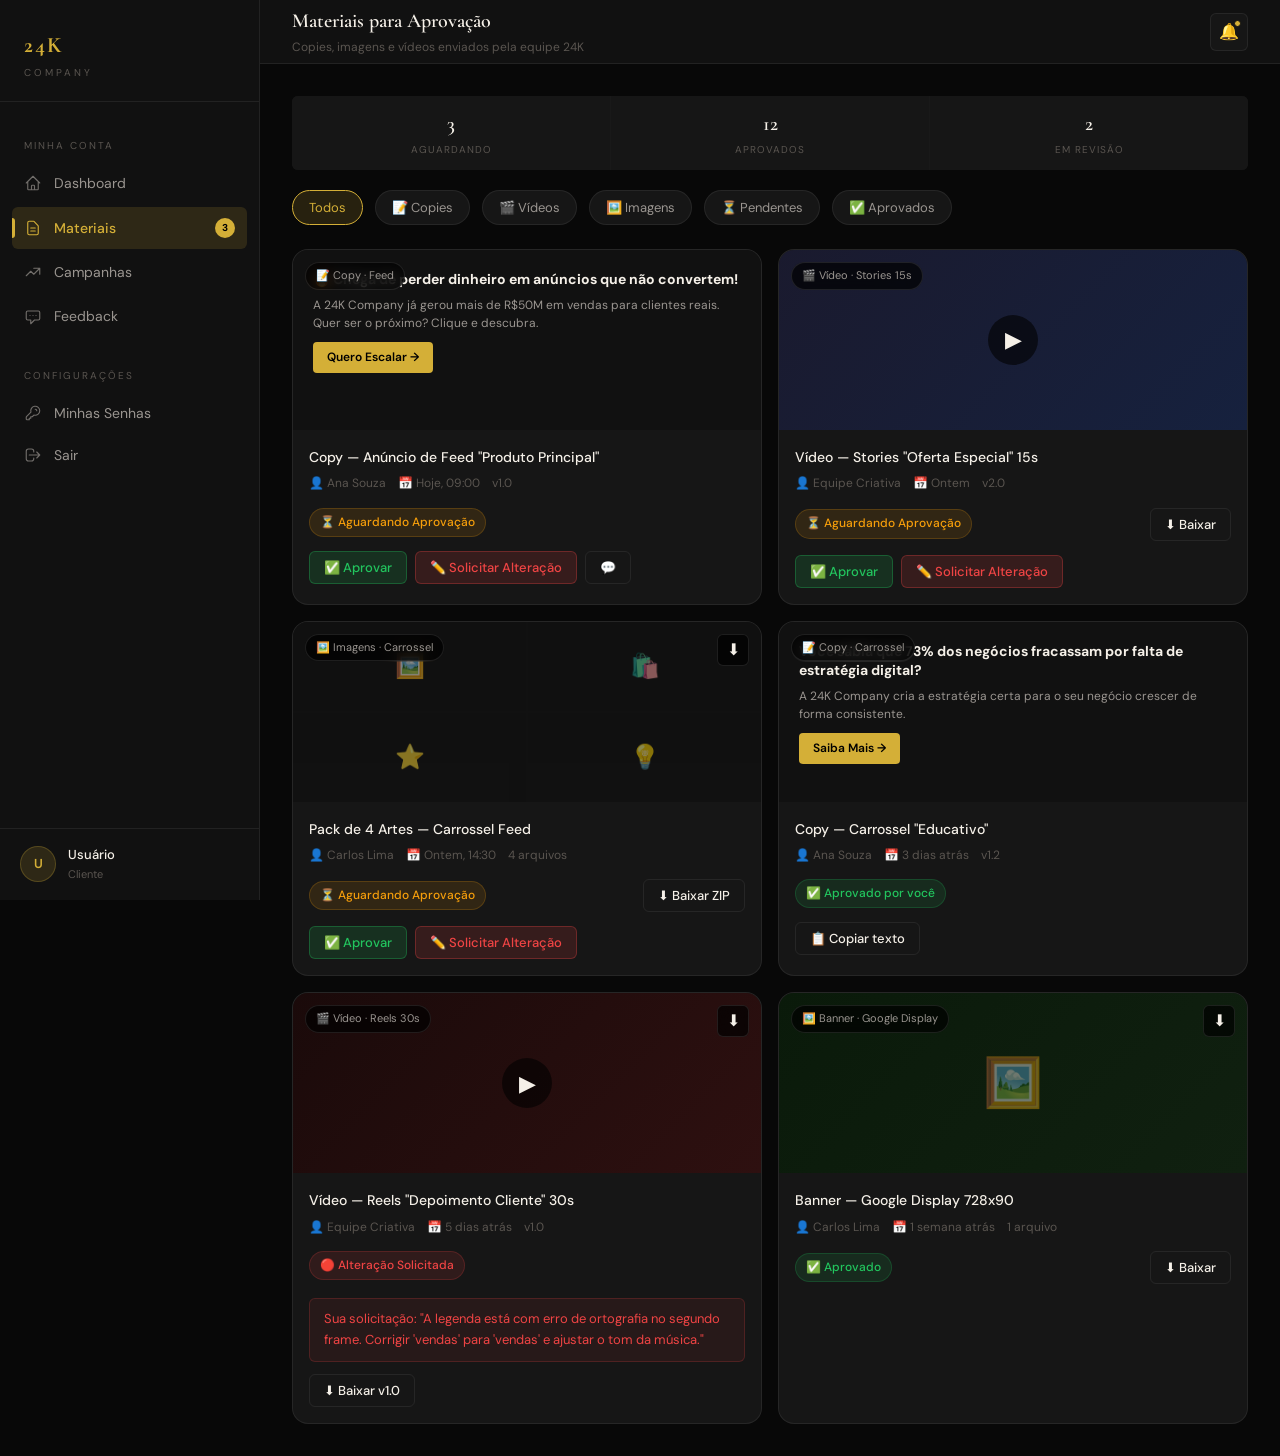
<file: 24k-company-app 2/materials.html>
<!DOCTYPE html>
<html lang="pt-BR">
<head>
<meta charset="UTF-8">
<meta name="viewport" content="width=device-width, initial-scale=1.0">
<title>24K Company — Materiais</title>
<link rel="stylesheet" href="css/style.css">
<style>
  .filter-bar { display: flex; align-items: center; gap: 12px; margin-bottom: 24px; flex-wrap: wrap; }
  .filter-btn { padding: 8px 16px; background: var(--bg-card); border: 1px solid var(--border); border-radius: 99px; font-size: 13px; color: var(--text-secondary); cursor: pointer; transition: all 0.2s; font-family: 'DM Sans', sans-serif; }
  .filter-btn:hover { border-color: var(--gold-border); color: var(--text-primary); }
  .filter-btn.active { background: var(--gold-muted); border-color: var(--gold); color: var(--gold); }

  .materials-grid { display: grid; grid-template-columns: repeat(auto-fill, minmax(320px, 1fr)); gap: 16px; }

  .material-card { background: var(--bg-card); border: 1px solid var(--border); border-radius: var(--radius-lg); overflow: hidden; transition: all 0.2s; }
  .material-card:hover { border-color: var(--gold-border); transform: translateY(-2px); box-shadow: var(--shadow-gold); }

  .material-preview { height: 180px; background: var(--bg-secondary); display: flex; align-items: center; justify-content: center; position: relative; overflow: hidden; }
  .material-preview .preview-icon { font-size: 48px; opacity: 0.4; }
  .material-preview .type-badge { position: absolute; top: 12px; left: 12px; padding: 4px 10px; background: rgba(0,0,0,0.7); border: 1px solid rgba(255,255,255,0.1); border-radius: 99px; font-size: 11px; color: var(--text-secondary); backdrop-filter: blur(8px); }
  .material-preview .download-overlay { position: absolute; top: 12px; right: 12px; width: 32px; height: 32px; background: rgba(0,0,0,0.7); border-radius: var(--radius-sm); display: flex; align-items: center; justify-content: center; cursor: pointer; opacity: 0; transition: all 0.2s; backdrop-filter: blur(8px); border: 1px solid rgba(255,255,255,0.1); }
  .material-card:hover .download-overlay { opacity: 1; }

  /* Copy preview mock */
  .copy-preview { padding: 20px; background: var(--bg-secondary); }
  .copy-headline { font-weight: 700; font-size: 14px; color: var(--text-primary); margin-bottom: 6px; line-height: 1.4; }
  .copy-body { font-size: 12px; color: var(--text-secondary); line-height: 1.5; }
  .copy-cta { margin-top: 10px; display: inline-block; padding: 6px 14px; background: var(--gold); color: #000; border-radius: 4px; font-size: 12px; font-weight: 600; }

  .material-body { padding: 16px; }
  .material-name { font-size: 14px; font-weight: 500; color: var(--text-primary); margin-bottom: 6px; }
  .material-meta { font-size: 12px; color: var(--text-muted); display: flex; gap: 12px; margin-bottom: 14px; }
  .material-actions { display: flex; gap: 8px; }

  /* Video indicator */
  .video-indicator { position: absolute; top: 50%; left: 50%; transform: translate(-50%,-50%); width: 50px; height: 50px; background: rgba(0,0,0,0.6); border-radius: 50%; display: flex; align-items: center; justify-content: center; font-size: 22px; cursor: pointer; }

  /* Image grid mock */
  .img-grid { display: grid; grid-template-columns: 1fr 1fr; gap: 2px; height: 180px; }
  .img-cell { background: var(--bg-secondary); display: flex; align-items: center; justify-content: center; font-size: 24px; opacity: 0.5; }

  /* Revision history */
  .revision-note { background: rgba(239,68,68,0.08); border: 1px solid rgba(239,68,68,0.2); border-radius: var(--radius-sm); padding: 10px 14px; font-size: 13px; color: var(--error); margin-top: 10px; }

  /* MODAL APPROVE */
  .approval-choices { display: flex; flex-direction: column; gap: 10px; margin-bottom: 20px; }
  .approval-opt { display: flex; align-items: flex-start; gap: 12px; padding: 14px; background: var(--bg-secondary); border: 1px solid var(--border); border-radius: var(--radius); cursor: pointer; transition: all 0.2s; }
  .approval-opt:hover { border-color: var(--gold-border); }
  .approval-opt.selected { border-color: var(--gold); background: var(--gold-muted); }
  .approval-opt input[type=radio] { margin-top: 2px; accent-color: var(--gold); }
  .approval-opt-label { font-size: 14px; font-weight: 500; color: var(--text-primary); }
  .approval-opt-desc { font-size: 12px; color: var(--text-muted); margin-top: 2px; }

  /* Stats bar */
  .material-stats { display: grid; grid-template-columns: repeat(3, 1fr); gap: 1px; background: var(--border); border-radius: var(--radius-sm); overflow: hidden; margin-bottom: 20px; }
  .stat-cell { background: var(--bg-card); padding: 12px; text-align: center; }
  .stat-num { font-family: 'Cormorant Garamond', serif; font-size: 20px; font-weight: 600; color: var(--text-primary); }
  .stat-lbl { font-size: 10px; text-transform: uppercase; letter-spacing: 1px; color: var(--text-muted); margin-top: 2px; }
</style>
</head>
<body>
<div class="app-layout">
  <div id="sidebar-placeholder"></div>

  <div class="main-content">
    <div class="topbar">
      <div>
        <div class="topbar-title">Materiais para Aprovação</div>
        <div class="topbar-subtitle">Copies, imagens e vídeos enviados pela equipe 24K</div>
      </div>
      <div class="topbar-right">
        <div class="icon-btn"><span>🔔</span><div class="notif-dot"></div></div>
      </div>
    </div>

    <div class="page-content">
      <!-- Stats -->
      <div class="material-stats mb-24">
        <div class="stat-cell">
          <div class="stat-num text-warning" id="count-pending">3</div>
          <div class="stat-lbl">Aguardando</div>
        </div>
        <div class="stat-cell">
          <div class="stat-num text-success">12</div>
          <div class="stat-lbl">Aprovados</div>
        </div>
        <div class="stat-cell">
          <div class="stat-num text-error">2</div>
          <div class="stat-lbl">Em Revisão</div>
        </div>
      </div>

      <!-- Filter Bar -->
      <div class="filter-bar">
        <button class="filter-btn active" onclick="filterMaterials('all', this)">Todos</button>
        <button class="filter-btn" onclick="filterMaterials('copy', this)">📝 Copies</button>
        <button class="filter-btn" onclick="filterMaterials('video', this)">🎬 Vídeos</button>
        <button class="filter-btn" onclick="filterMaterials('image', this)">🖼️ Imagens</button>
        <button class="filter-btn" onclick="filterMaterials('pending', this)">⏳ Pendentes</button>
        <button class="filter-btn" onclick="filterMaterials('approved', this)">✅ Aprovados</button>
      </div>

      <!-- Materials Grid -->
      <div class="materials-grid" id="materials-grid">

        <!-- COPY 1 - Pending -->
        <div class="material-card" data-type="copy" data-status="pending">
          <div class="material-preview">
            <div class="copy-preview" style="width:100%;height:100%">
              <div class="copy-headline">🔥 Chega de perder dinheiro em anúncios que não convertem!</div>
              <div class="copy-body">A 24K Company já gerou mais de R$50M em vendas para clientes reais. Quer ser o próximo? Clique e descubra.</div>
              <div class="copy-cta">Quero Escalar →</div>
            </div>
            <div class="type-badge">📝 Copy · Feed</div>
          </div>
          <div class="material-body">
            <div class="material-name">Copy — Anúncio de Feed "Produto Principal"</div>
            <div class="material-meta">
              <span>👤 Ana Souza</span>
              <span>📅 Hoje, 09:00</span>
              <span>v1.0</span>
            </div>
            <div style="display:flex;align-items:center;justify-content:space-between;margin-bottom:14px">
              <span class="badge badge-pending">⏳ Aguardando Aprovação</span>
            </div>
            <div class="material-actions">
              <button class="btn btn-success btn-sm flex-1" onclick="openApprovalModal('copy-1', '✅ Aprovar')">✅ Aprovar</button>
              <button class="btn btn-danger btn-sm flex-1" onclick="openApprovalModal('copy-1', '✏️ Solicitar Alteração')">✏️ Solicitar Alteração</button>
              <button class="btn btn-outline btn-sm" onclick="openCommentModal('copy-1')">💬</button>
            </div>
          </div>
        </div>

        <!-- VIDEO 1 - Pending -->
        <div class="material-card" data-type="video" data-status="pending">
          <div class="material-preview" style="background:linear-gradient(135deg,#1a1a2e,#16213e)">
            <div class="video-indicator">▶</div>
            <div class="type-badge">🎬 Vídeo · Stories 15s</div>
            <div class="download-overlay" onclick="downloadMaterial('video-1.mp4')">⬇</div>
          </div>
          <div class="material-body">
            <div class="material-name">Vídeo — Stories "Oferta Especial" 15s</div>
            <div class="material-meta">
              <span>👤 Equipe Criativa</span>
              <span>📅 Ontem</span>
              <span>v2.0</span>
            </div>
            <div style="display:flex;align-items:center;justify-content:space-between;margin-bottom:14px">
              <span class="badge badge-pending">⏳ Aguardando Aprovação</span>
              <button class="btn btn-outline btn-sm" onclick="downloadMaterial('stories-15s.mp4')">⬇ Baixar</button>
            </div>
            <div class="material-actions">
              <button class="btn btn-success btn-sm flex-1" onclick="openApprovalModal('video-1', '✅ Aprovar')">✅ Aprovar</button>
              <button class="btn btn-danger btn-sm flex-1" onclick="openApprovalModal('video-1', '✏️ Solicitar Alteração')">✏️ Solicitar Alteração</button>
            </div>
          </div>
        </div>

        <!-- IMAGE PACK - Pending -->
        <div class="material-card" data-type="image" data-status="pending">
          <div class="material-preview" style="padding:0;position:relative;">
            <div class="img-grid" style="width:100%">
              <div class="img-cell">🖼️</div>
              <div class="img-cell">🛍️</div>
              <div class="img-cell">⭐</div>
              <div class="img-cell">💡</div>
            </div>
            <div class="type-badge">🖼️ Imagens · Carrossel</div>
            <div class="download-overlay" onclick="downloadMaterial('pack-carrossel.zip')" style="opacity:1">⬇</div>
          </div>
          <div class="material-body">
            <div class="material-name">Pack de 4 Artes — Carrossel Feed</div>
            <div class="material-meta">
              <span>👤 Carlos Lima</span>
              <span>📅 Ontem, 14:30</span>
              <span>4 arquivos</span>
            </div>
            <div style="display:flex;align-items:center;justify-content:space-between;margin-bottom:14px">
              <span class="badge badge-pending">⏳ Aguardando Aprovação</span>
              <button class="btn btn-outline btn-sm" onclick="downloadMaterial('pack-carrossel.zip')">⬇ Baixar ZIP</button>
            </div>
            <div class="material-actions">
              <button class="btn btn-success btn-sm flex-1" onclick="openApprovalModal('images-1', '✅ Aprovar')">✅ Aprovar</button>
              <button class="btn btn-danger btn-sm flex-1" onclick="openApprovalModal('images-1', '✏️ Solicitar Alteração')">✏️ Solicitar Alteração</button>
            </div>
          </div>
        </div>

        <!-- COPY 2 - Approved -->
        <div class="material-card" data-type="copy" data-status="approved">
          <div class="material-preview">
            <div class="copy-preview" style="width:100%;height:100%">
              <div class="copy-headline">Você sabia que 73% dos negócios fracassam por falta de estratégia digital?</div>
              <div class="copy-body">A 24K Company cria a estratégia certa para o seu negócio crescer de forma consistente.</div>
              <div class="copy-cta">Saiba Mais →</div>
            </div>
            <div class="type-badge">📝 Copy · Carrossel</div>
          </div>
          <div class="material-body">
            <div class="material-name">Copy — Carrossel "Educativo"</div>
            <div class="material-meta">
              <span>👤 Ana Souza</span>
              <span>📅 3 dias atrás</span>
              <span>v1.2</span>
            </div>
            <div class="badge badge-approved" style="margin-bottom:14px">✅ Aprovado por você</div>
            <div class="material-actions">
              <button class="btn btn-outline btn-sm flex-1" onclick="showToast('Copy copiada!', 'success')">📋 Copiar texto</button>
            </div>
          </div>
        </div>

        <!-- VIDEO 2 - Revision -->
        <div class="material-card" data-type="video" data-status="revision">
          <div class="material-preview" style="background:linear-gradient(135deg,#1a0a0a,#2e1010)">
            <div class="video-indicator">▶</div>
            <div class="type-badge">🎬 Vídeo · Reels 30s</div>
            <div class="download-overlay" onclick="downloadMaterial('reels-30s-v2.mp4')" style="opacity:1">⬇</div>
          </div>
          <div class="material-body">
            <div class="material-name">Vídeo — Reels "Depoimento Cliente" 30s</div>
            <div class="material-meta">
              <span>👤 Equipe Criativa</span>
              <span>📅 5 dias atrás</span>
              <span>v1.0</span>
            </div>
            <div class="badge badge-revision" style="margin-bottom:8px">🔴 Alteração Solicitada</div>
            <div class="revision-note">Sua solicitação: "A legenda está com erro de ortografia no segundo frame. Corrigir 'vendas' para 'vendas' e ajustar o tom da música."</div>
            <div class="material-actions" style="margin-top:12px">
              <button class="btn btn-outline btn-sm flex-1" onclick="downloadMaterial('reels-30s-v2.mp4')">⬇ Baixar v1.0</button>
            </div>
          </div>
        </div>

        <!-- IMAGE - Approved -->
        <div class="material-card" data-type="image" data-status="approved">
          <div class="material-preview" style="background:linear-gradient(135deg,#0a1a0a,#102010)">
            <div class="preview-icon">🖼️</div>
            <div class="type-badge">🖼️ Banner · Google Display</div>
            <div class="download-overlay" onclick="downloadMaterial('banner-google-display.jpg')" style="opacity:1">⬇</div>
          </div>
          <div class="material-body">
            <div class="material-name">Banner — Google Display 728x90</div>
            <div class="material-meta">
              <span>👤 Carlos Lima</span>
              <span>📅 1 semana atrás</span>
              <span>1 arquivo</span>
            </div>
            <div style="display:flex;align-items:center;justify-content:space-between;margin-bottom:14px">
              <span class="badge badge-approved">✅ Aprovado</span>
              <button class="btn btn-outline btn-sm" onclick="downloadMaterial('banner-google-display.jpg')">⬇ Baixar</button>
            </div>
          </div>
        </div>

      </div>
    </div>
  </div>
</div>

<!-- APPROVAL MODAL -->
<div class="modal-backdrop" id="modal-approval">
  <div class="modal">
    <div class="modal-header">
      <h3 class="modal-title" id="modal-title">Revisar Material</h3>
      <div class="modal-close" onclick="closeModal('modal-approval')">×</div>
    </div>

    <div class="approval-choices" id="approval-choices">
      <div class="approval-opt" onclick="selectApproval(this, 'approve')">
        <input type="radio" name="approval" value="approve">
        <div>
          <div class="approval-opt-label">✅ Aprovar</div>
          <div class="approval-opt-desc">O material está perfeito e pode ser publicado</div>
        </div>
      </div>
      <div class="approval-opt" onclick="selectApproval(this, 'revision')">
        <input type="radio" name="approval" value="revision">
        <div>
          <div class="approval-opt-label">✏️ Solicitar Alteração</div>
          <div class="approval-opt-desc">Preciso de ajustes antes de aprovar</div>
        </div>
      </div>
      <div class="approval-opt" onclick="selectApproval(this, 'comment')">
        <input type="radio" name="approval" value="comment">
        <div>
          <div class="approval-opt-label">💬 Deixar Comentário</div>
          <div class="approval-opt-desc">Tenho uma dúvida ou sugestão</div>
        </div>
      </div>
    </div>

    <div class="form-group" id="revision-note-group" style="display:none">
      <label class="form-label">Descreva o que precisa ser alterado</label>
      <textarea class="form-control" id="revision-note" placeholder="Ex: Ajustar a cor do botão para dourado, mudar o texto do CTA para..." rows="4"></textarea>
    </div>

    <div class="modal-footer">
      <button class="btn btn-outline" onclick="closeModal('modal-approval')">Cancelar</button>
      <button class="btn btn-primary" onclick="submitApproval()">Confirmar</button>
    </div>
  </div>
</div>

<div id="toast-container"></div>

<script src="js/sidebar.js"></script>
<script>
buildClientSidebar('materials');
let currentMaterialId = null;
let currentAction = null;

function filterMaterials(type, btn) {
  document.querySelectorAll('.filter-btn').forEach(b => b.classList.remove('active'));
  btn.classList.add('active');
  const cards = document.querySelectorAll('.material-card');
  cards.forEach(card => {
    if (type === 'all') card.style.display = '';
    else if (card.dataset.type === type || card.dataset.status === type) card.style.display = '';
    else card.style.display = 'none';
  });
}

function openApprovalModal(id, action) {
  currentMaterialId = id;
  currentAction = action;
  document.getElementById('modal-title').textContent = action.includes('Alterar') ? '✏️ Solicitar Alteração' : '✅ Confirmar Aprovação';
  if (action.includes('Alterar')) {
    document.querySelectorAll('.approval-opt')[1].click();
  } else {
    document.querySelectorAll('.approval-opt')[0].click();
  }
  document.getElementById('modal-approval').classList.add('active');
}

function openCommentModal(id) { openApprovalModal(id, '💬 Comentário'); document.querySelectorAll('.approval-opt')[2].click(); }

function selectApproval(opt, type) {
  document.querySelectorAll('.approval-opt').forEach(o => o.classList.remove('selected'));
  opt.classList.add('selected');
  opt.querySelector('input').checked = true;
  const revNote = document.getElementById('revision-note-group');
  revNote.style.display = (type === 'revision' || type === 'comment') ? 'block' : 'none';
}

function closeModal(id) { document.getElementById(id).classList.remove('active'); }

function submitApproval() {
  const selected = document.querySelector('.approval-opt.selected');
  if (!selected) { showToast('Selecione uma opção', 'error'); return; }
  const type = selected.querySelector('input').value;
  if ((type === 'revision' || type === 'comment') && !document.getElementById('revision-note').value.trim()) {
    showToast('Descreva o que precisa ser ajustado', 'error'); return;
  }
  closeModal('modal-approval');
  if (type === 'approve') {
    showToast('Material aprovado! A equipe foi notificada. ✓', 'success');
    document.getElementById('count-pending').textContent = Math.max(0, parseInt(document.getElementById('count-pending').textContent) - 1);
  } else if (type === 'revision') {
    showToast('Alteração solicitada. A equipe irá ajustar.', 'gold');
  } else {
    showToast('Comentário enviado para a equipe.', 'gold');
  }
}

function downloadMaterial(filename) {
  showToast(`⬇ Baixando "${filename}"...`, 'gold');
  // Simulate download
  const a = document.createElement('a');
  a.href = '#';
  a.download = filename;
  showToast(`✓ Download iniciado: ${filename}`, 'success');
}
</script>
</body>
</html>
</file>
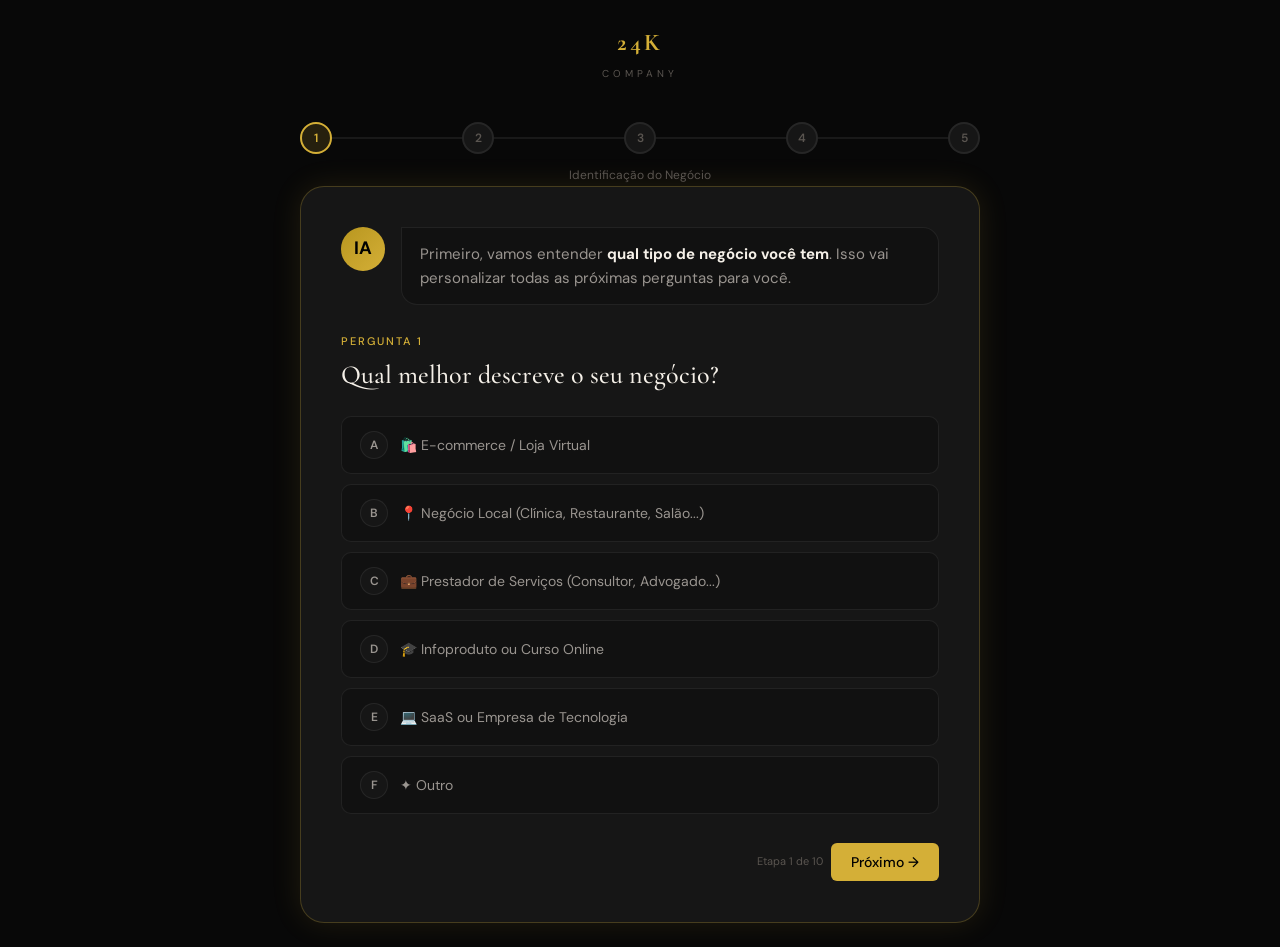
<file: 24k-company-app 2/onboarding.html>
<!DOCTYPE html>
<html lang="pt-BR">
<head>
<meta charset="UTF-8">
<meta name="viewport" content="width=device-width, initial-scale=1.0">
<title>24K Company — Onboarding</title>
<link rel="stylesheet" href="css/style.css">
<style>
  body { background: var(--bg-base); min-height: 100vh; display: flex; flex-direction: column; align-items: center; justify-content: center; padding: 24px; }

  .onboard-container { width: 100%; max-width: 680px; }

  .onboard-header { text-align: center; margin-bottom: 40px; }
  .onboard-logo { font-family: 'Cormorant Garamond', serif; font-size: 24px; font-weight: 700; color: var(--gold); letter-spacing: 3px; margin-bottom: 4px; }
  .onboard-logo-sub { font-size: 10px; letter-spacing: 4px; color: var(--text-muted); text-transform: uppercase; margin-bottom: 32px; }

  /* PROGRESS */
  .progress-track { display: flex; align-items: center; gap: 0; margin-bottom: 12px; }
  .step-dot { width: 32px; height: 32px; border-radius: 50%; border: 2px solid var(--border); background: var(--bg-card); display: flex; align-items: center; justify-content: center; font-size: 12px; font-weight: 600; color: var(--text-muted); flex-shrink: 0; transition: all 0.3s; }
  .step-dot.active { border-color: var(--gold); color: var(--gold); background: var(--gold-muted); }
  .step-dot.done { border-color: var(--success); background: rgba(34,197,94,0.15); color: var(--success); }
  .step-line { flex: 1; height: 2px; background: var(--border); transition: all 0.3s; }
  .step-line.done { background: var(--gold-dark); }
  .step-label { font-size: 12px; color: var(--text-muted); text-align: center; margin-top: 8px; }

  /* CARD */
  .onboard-card { background: var(--bg-card); border: 1px solid var(--border-gold); border-radius: var(--radius-xl); padding: 40px; box-shadow: var(--shadow-gold); }

  /* AI AVATAR */
  .ai-intro { display: flex; gap: 16px; margin-bottom: 28px; }
  .ai-avatar { width: 44px; height: 44px; background: linear-gradient(135deg, var(--gold-dark), var(--gold)); border-radius: 50%; display: flex; align-items: center; justify-content: center; font-size: 18px; flex-shrink: 0; color: #000; font-weight: 700; }
  .ai-bubble { background: var(--bg-secondary); border: 1px solid var(--border); border-radius: 0 var(--radius-lg) var(--radius-lg) var(--radius-lg); padding: 14px 18px; font-size: 15px; color: var(--text-secondary); line-height: 1.6; flex: 1; }
  .ai-bubble strong { color: var(--text-primary); }

  /* QUESTION */
  .question-text { font-family: 'Cormorant Garamond', serif; font-size: 26px; font-weight: 500; color: var(--text-primary); margin-bottom: 24px; line-height: 1.3; }
  .question-num { font-size: 11px; letter-spacing: 2px; text-transform: uppercase; color: var(--gold); margin-bottom: 8px; font-weight: 500; }

  /* OPTIONS */
  .options-grid { display: flex; flex-direction: column; gap: 10px; margin-bottom: 28px; }
  .option-btn { padding: 14px 18px; background: var(--bg-secondary); border: 1px solid var(--border); border-radius: var(--radius); text-align: left; cursor: pointer; transition: all 0.2s; font-size: 14px; color: var(--text-secondary); font-family: 'DM Sans', sans-serif; display: flex; align-items: center; gap: 12px; }
  .option-btn:hover { border-color: var(--gold-border); color: var(--text-primary); }
  .option-btn.selected { border-color: var(--gold); background: var(--gold-muted); color: var(--gold); }
  .option-letter { width: 28px; height: 28px; border-radius: 50%; background: var(--bg-card); border: 1px solid var(--border); display: flex; align-items: center; justify-content: center; font-size: 12px; font-weight: 600; flex-shrink: 0; }
  .option-btn.selected .option-letter { background: var(--gold); border-color: var(--gold); color: #000; }

  /* INPUT ANSWER */
  .input-answer { margin-bottom: 28px; }

  /* CREDENTIALS */
  .cred-item { background: var(--bg-secondary); border: 1px solid var(--border); border-radius: var(--radius); padding: 16px; margin-bottom: 12px; }
  .cred-platform { font-size: 13px; font-weight: 600; color: var(--text-primary); margin-bottom: 12px; display: flex; align-items: center; gap: 8px; }
  .cred-platform span { font-size: 18px; }
  .cred-fields { display: grid; grid-template-columns: 1fr 1fr; gap: 10px; }

  /* NAVIGATION */
  .onboard-nav { display: flex; justify-content: space-between; align-items: center; }

  /* SUMMARY */
  .summary-tag { display: inline-flex; align-items: center; gap: 6px; padding: 6px 14px; background: var(--gold-muted); border: 1px solid var(--gold-border); border-radius: 99px; font-size: 12px; color: var(--gold); margin: 4px; }
  .summary-section { margin-bottom: 24px; }
  .summary-title { font-size: 12px; letter-spacing: 1.5px; text-transform: uppercase; color: var(--text-muted); margin-bottom: 10px; }
  .summary-value { font-size: 15px; color: var(--text-primary); }

  /* TYPING EFFECT */
  .typing-cursor::after { content: '|'; animation: blink 1s infinite; color: var(--gold); }
  @keyframes blink { 0%,100% { opacity: 1; } 50% { opacity: 0; } }
</style>
</head>
<body>

<div class="onboard-container">
  <!-- Header -->
  <div class="onboard-header">
    <div class="onboard-logo">24K</div>
    <div class="onboard-logo-sub">Company</div>
  </div>

  <!-- Progress -->
  <div id="progress-track" class="progress-track">
    <div class="step-dot active" id="step-1">1</div>
    <div class="step-line" id="line-1-2"></div>
    <div class="step-dot" id="step-2">2</div>
    <div class="step-line" id="line-2-3"></div>
    <div class="step-dot" id="step-3">3</div>
    <div class="step-line" id="line-3-4"></div>
    <div class="step-dot" id="step-4">4</div>
    <div class="step-line" id="line-4-5"></div>
    <div class="step-dot" id="step-5">5</div>
  </div>
  <div class="step-label" id="step-label">Identificação do Negócio</div>

  <!-- Main Card -->
  <div class="onboard-card">
    <!-- AI Bubble -->
    <div class="ai-intro">
      <div class="ai-avatar">IA</div>
      <div class="ai-bubble" id="ai-message">
        Olá! Sou a IA da <strong>24K Company</strong>. Vou conduzir você por um processo rápido de <strong>10 perguntas</strong> para entendermos profundamente o seu negócio. Isso nos permitirá criar estratégias de tráfego com resultados reais. Vamos começar!
      </div>
    </div>

    <!-- Dynamic Content Area -->
    <div id="step-content">
      <!-- Content injected by JS -->
    </div>

    <!-- Navigation -->
    <div class="onboard-nav">
      <button class="btn btn-outline" id="btn-back" onclick="prevStep()" style="visibility:hidden">← Anterior</button>
      <div class="flex gap-8 items-center">
        <span class="text-muted text-xs" id="step-counter">Etapa 1 de 10</span>
        <button class="btn btn-primary" id="btn-next" onclick="nextStep()">Próximo →</button>
      </div>
    </div>
  </div>
</div>

<div id="toast-container"></div>

<script>
const STEPS = [
  // STEP 1: Persona identification
  {
    phase: 1, label: 'Identificação do Negócio',
    ai: 'Primeiro, vamos entender <strong>qual tipo de negócio você tem</strong>. Isso vai personalizar todas as próximas perguntas para você.',
    type: 'choice',
    question: 'Qual melhor descreve o seu negócio?',
    key: 'persona',
    options: [
      { letter: 'A', text: 'E-commerce / Loja Virtual', icon: '🛍️' },
      { letter: 'B', text: 'Negócio Local (Clínica, Restaurante, Salão...)', icon: '📍' },
      { letter: 'C', text: 'Prestador de Serviços (Consultor, Advogado...)', icon: '💼' },
      { letter: 'D', text: 'Infoproduto ou Curso Online', icon: '🎓' },
      { letter: 'E', text: 'SaaS ou Empresa de Tecnologia', icon: '💻' },
      { letter: 'F', text: 'Outro', icon: '✦' },
    ]
  },
  // STEP 2: Main channel
  {
    phase: 1, label: 'Identificação do Negócio',
    ai: 'Ótimo! Agora vamos entender <strong>como você vende hoje</strong>. Isso nos ajuda a saber por onde começar.',
    type: 'choice',
    question: 'Qual é o seu principal canal de vendas hoje?',
    key: 'channel',
    options: [
      { letter: 'A', text: 'Instagram / Facebook', icon: '📱' },
      { letter: 'B', text: 'Google (Orgânico ou Pago)', icon: '🔍' },
      { letter: 'C', text: 'WhatsApp', icon: '💬' },
      { letter: 'D', text: 'Site próprio', icon: '🌐' },
      { letter: 'E', text: 'Marketplace (Mercado Livre, Shopee...)', icon: '🏪' },
      { letter: 'F', text: 'Ainda não tenho canal definido', icon: '🔄' },
    ]
  },
  // STEP 3: Revenue
  {
    phase: 1, label: 'Identificação do Negócio',
    ai: 'Excelente! Saber o <strong>faturamento atual</strong> nos ajuda a calibrar as metas e definir o budget ideal para os anúncios.',
    type: 'choice',
    question: 'Qual é o faturamento médio mensal do seu negócio?',
    key: 'revenue',
    options: [
      { letter: 'A', text: 'Até R$ 10.000', icon: '💰' },
      { letter: 'B', text: 'R$ 10.000 – R$ 50.000', icon: '💰' },
      { letter: 'C', text: 'R$ 50.000 – R$ 200.000', icon: '💰' },
      { letter: 'D', text: 'R$ 200.000 – R$ 1.000.000', icon: '💰' },
      { letter: 'E', text: 'Acima de R$ 1.000.000', icon: '💰' },
    ]
  },
  // STEP 4: Main product
  {
    phase: 2, label: 'Produto e Oferta',
    ai: 'Perfeito. Agora vamos falar do que você <strong>vende e do que dá mais resultado</strong>. Essas informações são fundamentais para criar anúncios que convertem.',
    type: 'text',
    question: 'Qual é o seu produto ou serviço principal? E qual tem a maior margem de lucro?',
    key: 'main_product',
    placeholder: 'Ex: Vendo curso de culinária online por R$297. Meu produto de maior margem é a mentoria por R$2.000...'
  },
  // STEP 5: What to scale
  {
    phase: 2, label: 'Produto e Oferta',
    ai: 'Agora preciso saber: <strong>qual produto ou serviço você quer escalar</strong> com o tráfego pago? Não precisa ser o mais caro — pode ser o mais fácil de vender.',
    type: 'text',
    question: 'Qual produto/serviço você quer aumentar as vendas com a 24K Company?',
    key: 'scale_product',
    placeholder: 'Ex: Quero escalar o meu curso de R$197, pois tem alta procura e margem boa...'
  },
  // STEP 6: Target audience
  {
    phase: 2, label: 'Público-alvo',
    ai: 'Entender o <strong>público-alvo</strong> é um dos pontos mais importantes da estratégia. Quanto mais você descrever, mais precisa será a segmentação.',
    type: 'text',
    question: 'Descreva seu cliente ideal: idade, gênero, onde mora, o que faz, o que sente, o que deseja.',
    key: 'audience',
    placeholder: 'Ex: Mulheres de 28-45 anos, classe média, moram em capitais, trabalham como CLT e querem empreender, sentem que não têm tempo, desejam liberdade financeira...'
  },
  // STEP 7: Objective
  {
    phase: 3, label: 'Objetivo de Marketing',
    ai: 'Qual é o <strong>objetivo principal</strong> que você tem ao contratar a 24K Company? Isso define toda a estratégia de campanha.',
    type: 'choice',
    question: 'O que você quer como principal resultado com o tráfego pago?',
    key: 'objective',
    options: [
      { letter: 'A', text: 'Aumentar vendas diretas', icon: '🎯' },
      { letter: 'B', text: 'Gerar leads qualificados', icon: '📋' },
      { letter: 'C', text: 'Aumentar seguidores e awareness', icon: '📣' },
      { letter: 'D', text: 'Retargeting de quem já visitou meu site', icon: '🔁' },
      { letter: 'E', text: 'Lançamento de um produto novo', icon: '🚀' },
    ]
  },
  // STEP 8: Budget
  {
    phase: 3, label: 'Orçamento para Anúncios',
    ai: 'Agora preciso saber o <strong>budget disponível para investir em anúncios</strong>. Lembrando: esse valor é o investimento em mídia paga, separado dos honorários da 24K Company.',
    type: 'choice',
    question: 'Qual é o budget mensal disponível para investir em anúncios (Meta + Google)?',
    key: 'budget',
    options: [
      { letter: 'A', text: 'Até R$ 1.000/mês', icon: '💵' },
      { letter: 'B', text: 'R$ 1.000 – R$ 5.000/mês', icon: '💵' },
      { letter: 'C', text: 'R$ 5.000 – R$ 20.000/mês', icon: '💵' },
      { letter: 'D', text: 'R$ 20.000 – R$ 100.000/mês', icon: '💵' },
      { letter: 'E', text: 'Acima de R$ 100.000/mês', icon: '💵' },
    ]
  },
  // STEP 9: Ad history
  {
    phase: 3, label: 'Histórico com Tráfego',
    ai: 'Entender se você <strong>já anunciou antes</strong> nos ajuda a saber o ponto de partida e evitar erros já cometidos.',
    type: 'text',
    question: 'Você já veiculou anúncios pagos? Se sim, conte o resultado (ROAS, CPA, plataforma). Se não, como é sua situação hoje?',
    key: 'ad_history',
    placeholder: 'Ex: Já anunciei no Meta, gastei R$3.000 e tive R$8.000 em vendas. Mas parei porque não tinha gestão profissional...'
  },
  // STEP 10: Differentials
  {
    phase: 3, label: 'Diferenciais',
    ai: 'Por último e muito importante: <strong>por que um cliente deve escolher você</strong> e não um concorrente? Esses diferenciais são a matéria-prima dos seus anúncios.',
    type: 'text',
    question: 'Quais são os 3 maiores diferenciais competitivos do seu negócio?',
    key: 'differentials',
    placeholder: 'Ex: 1) Atendimento 24h via WhatsApp. 2) Garantia de 30 dias ou devolução total. 3) Resultado em 7 dias comprovado...'
  }
];

let currentStep = 0;
let answers = {};
const labels = ['Identificação do Negócio', 'Produto e Oferta', 'Público-alvo', 'Objetivo de Marketing', 'Credenciais'];
const phaseMap = { 1: 1, 2: 2, 3: 3, 4: 4, 5: 5 };

function renderStep() {
  const step = STEPS[currentStep];
  const content = document.getElementById('step-content');
  const aiMsg = document.getElementById('ai-message');
  const counter = document.getElementById('step-counter');
  const btnBack = document.getElementById('btn-back');
  const btnNext = document.getElementById('btn-next');
  const stepLabel = document.getElementById('step-label');

  // Update AI message
  aiMsg.innerHTML = step.ai;

  // Update counter
  if (currentStep < STEPS.length) {
    counter.textContent = `Etapa ${currentStep + 1} de ${STEPS.length}`;
    stepLabel.textContent = step.label;
  }

  // Update back button
  btnBack.style.visibility = currentStep > 0 ? 'visible' : 'hidden';

  // Last step check
  if (currentStep === STEPS.length - 1) {
    btnNext.textContent = 'Finalizar Onboarding ✓';
    btnNext.onclick = finishOnboarding;
  } else {
    btnNext.textContent = 'Próximo →';
    btnNext.onclick = nextStep;
  }

  // Render content
  if (step.type === 'choice') {
    const saved = answers[step.key];
    content.innerHTML = `
      <div class="question-num">Pergunta ${currentStep + 1}</div>
      <div class="question-text">${step.question}</div>
      <div class="options-grid">
        ${step.options.map((opt, i) => `
          <button class="option-btn ${saved === opt.text ? 'selected' : ''}"
            onclick="selectOption(this, '${step.key}', '${opt.text}')">
            <span class="option-letter">${opt.letter}</span>
            <span>${opt.icon} ${opt.text}</span>
          </button>
        `).join('')}
      </div>
    `;
  } else if (step.type === 'text') {
    content.innerHTML = `
      <div class="question-num">Pergunta ${currentStep + 1}</div>
      <div class="question-text">${step.question}</div>
      <div class="input-answer">
        <textarea class="form-control" id="text-answer" placeholder="${step.placeholder}" rows="5">${answers[step.key] || ''}</textarea>
      </div>
    `;
  }

  updateProgressBar();
}

function selectOption(btn, key, value) {
  document.querySelectorAll('.option-btn').forEach(b => b.classList.remove('selected'));
  btn.classList.add('selected');
  answers[key] = value;
}

function nextStep() {
  const step = STEPS[currentStep];

  // Validate
  if (step.type === 'text') {
    const val = document.getElementById('text-answer')?.value?.trim();
    if (!val) { showToast('Por favor, responda a pergunta para continuar', 'error'); return; }
    answers[step.key] = val;
  } else if (step.type === 'choice') {
    if (!answers[step.key]) { showToast('Selecione uma opção para continuar', 'error'); return; }
  }

  if (currentStep < STEPS.length - 1) {
    currentStep++;
    renderStep();
    window.scrollTo({ top: 0, behavior: 'smooth' });
  }
}

function prevStep() {
  if (currentStep > 0) {
    currentStep--;
    renderStep();
  }
}

function updateProgressBar() {
  const total = STEPS.length;
  const phases = [0, 3, 5, 6, 9];
  // Map step to visual dot
  const dotIndex = currentStep < 3 ? 1 : currentStep < 5 ? 2 : currentStep < 7 ? 3 : currentStep < 9 ? 4 : 5;

  for (let i = 1; i <= 5; i++) {
    const dot = document.getElementById('step-' + i);
    if (i < dotIndex) { dot.className = 'step-dot done'; dot.textContent = '✓'; }
    else if (i === dotIndex) { dot.className = 'step-dot active'; dot.textContent = i; }
    else { dot.className = 'step-dot'; dot.textContent = i; }
  }
  for (let i = 1; i <= 4; i++) {
    const line = document.getElementById(`line-${i}-${i+1}`);
    if (i < dotIndex) line.className = 'step-line done';
    else line.className = 'step-line';
  }
}

function finishOnboarding() {
  const step = STEPS[currentStep];
  if (step.type === 'text') {
    const val = document.getElementById('text-answer')?.value?.trim();
    if (!val) { showToast('Por favor, responda a última pergunta', 'error'); return; }
    answers[step.key] = val;
  }

  // Save
  localStorage.setItem('24k_onboarded', 'true');
  localStorage.setItem('24k_onboarding_data', JSON.stringify(answers));

  // Show completing animation
  const card = document.querySelector('.onboard-card');
  card.innerHTML = `
    <div style="text-align:center;padding:40px 20px">
      <div style="font-size:56px;margin-bottom:24px">✦</div>
      <div class="ai-intro" style="justify-content:center;margin-bottom:24px">
        <div class="ai-avatar">IA</div>
      </div>
      <h2 style="font-family:'Cormorant Garamond',serif;font-size:32px;margin-bottom:16px;color:var(--gold)">Onboarding Concluído!</h2>
      <p style="color:var(--text-secondary);margin-bottom:28px;max-width:400px;margin-left:auto;margin-right:auto">Analisei todas as suas respostas. O perfil do seu negócio foi mapeado e nossa equipe já receberá todas as informações para iniciar a estratégia.</p>

      <div style="background:var(--bg-secondary);border:1px solid var(--border-gold);border-radius:var(--radius-lg);padding:24px;text-align:left;margin-bottom:28px">
        <div class="summary-title">Resumo do Seu Perfil</div>
        <div style="display:flex;flex-wrap:wrap;gap:8px;margin-bottom:16px">
          ${Object.entries(answers).map(([k,v]) => `<span class="summary-tag">✦ ${v.length > 40 ? v.substring(0,40)+'...' : v}</span>`).join('')}
        </div>
        <div class="progress-bar" style="margin-top:12px"><div class="progress-fill" style="width:100%"></div></div>
        <div class="text-xs text-muted mt-8">Perfil 100% mapeado — Pronto para resultados</div>
      </div>

      <button class="btn btn-primary btn-lg" onclick="window.location.href='client-dashboard.html'" style="width:100%">
        Acessar Meu Painel →
      </button>
    </div>
  `;
  document.getElementById('btn-back').style.visibility = 'hidden';
  document.getElementById('btn-next').style.display = 'none';
  document.getElementById('step-counter').textContent = 'Concluído!';
}

function showToast(msg, type = 'gold') {
  const container = document.getElementById('toast-container');
  const toast = document.createElement('div');
  toast.className = `toast ${type}`;
  toast.innerHTML = `<span>${type === 'error' ? '⚠' : '✦'}</span> ${msg}`;
  container.appendChild(toast);
  setTimeout(() => toast.remove(), 3500);
}

// Init
renderStep();
</script>
</body>
</html>
</file>
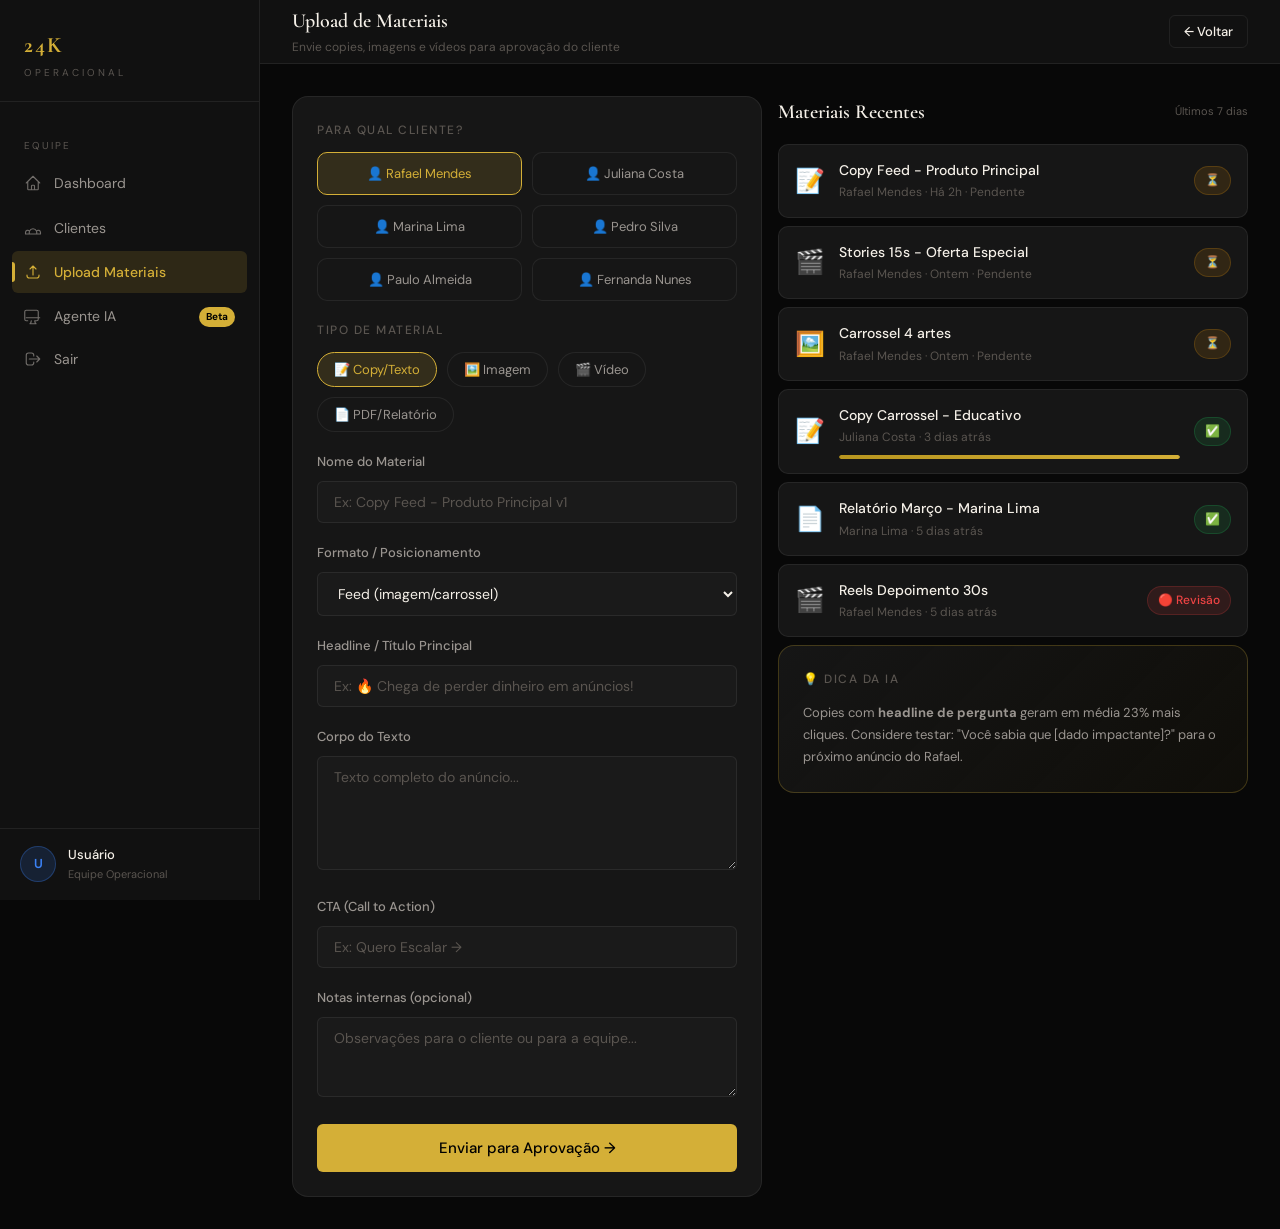
<file: 24k-company-app 2/upload-materials.html>
<!DOCTYPE html>
<html lang="pt-BR">
<head>
<meta charset="UTF-8">
<meta name="viewport" content="width=device-width, initial-scale=1.0">
<title>24K Company — Upload de Materiais</title>
<link rel="stylesheet" href="css/style.css">
<style>
  .upload-zone-large { border:2px dashed var(--border); border-radius:var(--radius-xl); padding:60px 40px; text-align:center; cursor:pointer; transition:all 0.3s; background:var(--bg-card); position:relative; overflow:hidden; }
  .upload-zone-large:hover, .upload-zone-large.drag-over { border-color:var(--gold); background:var(--gold-muted); }
  .upload-icon-large { font-size:56px; opacity:0.4; margin-bottom:20px; }
  .upload-title { font-family:'Cormorant Garamond',serif; font-size:24px; font-weight:600; margin-bottom:8px; }

  .file-queue { margin-top:24px; }
  .file-item { display:flex; align-items:center; gap:14px; padding:14px 16px; background:var(--bg-card); border:1px solid var(--border); border-radius:var(--radius); margin-bottom:8px; }
  .file-icon { font-size:24px; flex-shrink:0; }
  .file-info { flex:1; }
  .file-name { font-size:14px; font-weight:500; color:var(--text-primary); }
  .file-meta { font-size:12px; color:var(--text-muted); margin-top:2px; }
  .file-progress { margin-top:8px; }
  .file-actions { display:flex; gap:8px; }

  .client-selector { display:grid; grid-template-columns:repeat(auto-fill,minmax(180px,1fr)); gap:10px; margin-bottom:20px; }
  .client-select-btn { padding:12px 16px; background:var(--bg-card); border:1px solid var(--border); border-radius:var(--radius); text-align:center; cursor:pointer; transition:all 0.2s; font-size:13px; color:var(--text-secondary); font-family:'DM Sans',sans-serif; }
  .client-select-btn:hover { border-color:var(--gold-border); color:var(--text-primary); }
  .client-select-btn.selected { border-color:var(--gold); background:var(--gold-muted); color:var(--gold); }

  .type-selector { display:flex; gap:10px; flex-wrap:wrap; margin-bottom:20px; }
  .type-btn { padding:8px 16px; background:var(--bg-card); border:1px solid var(--border); border-radius:99px; font-size:13px; color:var(--text-secondary); cursor:pointer; transition:all 0.2s; font-family:'DM Sans',sans-serif; }
  .type-btn.selected { background:var(--gold-muted); border-color:var(--gold); color:var(--gold); }
</style>
</head>
<body>
<div class="app-layout">
  <div id="sidebar-placeholder"></div>

  <div class="main-content">
    <div class="topbar">
      <div>
        <div class="topbar-title">Upload de Materiais</div>
        <div class="topbar-subtitle">Envie copies, imagens e vídeos para aprovação do cliente</div>
      </div>
      <div class="topbar-right">
        <button class="btn btn-outline btn-sm" onclick="history.back()">← Voltar</button>
      </div>
    </div>

    <div class="page-content">
      <div class="grid-2" style="align-items:start">
        <!-- Upload Form -->
        <div>
          <div class="card mb-20">
            <div class="card-title">Para qual cliente?</div>
            <div class="client-selector">
              <button class="client-select-btn selected" onclick="selectClient(this)">👤 Rafael Mendes</button>
              <button class="client-select-btn" onclick="selectClient(this)">👤 Juliana Costa</button>
              <button class="client-select-btn" onclick="selectClient(this)">👤 Marina Lima</button>
              <button class="client-select-btn" onclick="selectClient(this)">👤 Pedro Silva</button>
              <button class="client-select-btn" onclick="selectClient(this)">👤 Paulo Almeida</button>
              <button class="client-select-btn" onclick="selectClient(this)">👤 Fernanda Nunes</button>
            </div>

            <div class="card-title">Tipo de Material</div>
            <div class="type-selector">
              <button class="type-btn selected" onclick="selectType(this,'copy')">📝 Copy/Texto</button>
              <button class="type-btn" onclick="selectType(this,'image')">🖼️ Imagem</button>
              <button class="type-btn" onclick="selectType(this,'video')">🎬 Vídeo</button>
              <button class="type-btn" onclick="selectType(this,'pdf')">📄 PDF/Relatório</button>
            </div>

            <!-- Copy Form -->
            <div id="copy-form">
              <div class="form-group">
                <label class="form-label">Nome do Material</label>
                <input type="text" class="form-control" placeholder="Ex: Copy Feed - Produto Principal v1" id="material-name">
              </div>
              <div class="form-group">
                <label class="form-label">Formato / Posicionamento</label>
                <select class="form-control" id="material-format">
                  <option>Feed (imagem/carrossel)</option>
                  <option>Stories (vídeo/imagem)</option>
                  <option>Reels</option>
                  <option>Google Search (anúncio texto)</option>
                  <option>Google Display (banner)</option>
                </select>
              </div>
              <div class="form-group">
                <label class="form-label">Headline / Título Principal</label>
                <input type="text" class="form-control" placeholder="Ex: 🔥 Chega de perder dinheiro em anúncios!" id="headline">
              </div>
              <div class="form-group">
                <label class="form-label">Corpo do Texto</label>
                <textarea class="form-control" rows="5" placeholder="Texto completo do anúncio..." id="body-text"></textarea>
              </div>
              <div class="form-group">
                <label class="form-label">CTA (Call to Action)</label>
                <input type="text" class="form-control" placeholder="Ex: Quero Escalar →" id="cta">
              </div>
            </div>

            <!-- File Form (hidden by default) -->
            <div id="file-form" style="display:none">
              <div class="form-group">
                <label class="form-label">Nome do Material</label>
                <input type="text" class="form-control" placeholder="Ex: Pack Carrossel - Semana 2 v1" id="file-material-name">
              </div>
              <div class="upload-zone-large" onclick="simulateUpload()" id="upload-zone">
                <div class="upload-icon-large">📂</div>
                <div class="upload-title">Arraste ou clique para selecionar</div>
                <div class="text-secondary text-sm">PNG, JPG, MP4, GIF — Máximo 500MB por arquivo</div>
              </div>
              <div id="file-list" class="file-queue"></div>
            </div>

            <div class="form-group mt-16">
              <label class="form-label">Notas internas (opcional)</label>
              <textarea class="form-control" rows="2" placeholder="Observações para o cliente ou para a equipe..."></textarea>
            </div>

            <button class="btn btn-primary btn-lg w-full" onclick="submitMaterial()">
              Enviar para Aprovação →
            </button>
          </div>
        </div>

        <!-- Right: Recent uploads -->
        <div>
          <div class="section-header mb-16">
            <div class="section-title">Materiais Recentes</div>
            <span class="text-xs text-muted">Últimos 7 dias</span>
          </div>

          <div class="file-item">
            <div class="file-icon">📝</div>
            <div class="file-info">
              <div class="file-name">Copy Feed - Produto Principal</div>
              <div class="file-meta">Rafael Mendes · Há 2h · Pendente</div>
            </div>
            <span class="badge badge-pending">⏳</span>
          </div>

          <div class="file-item">
            <div class="file-icon">🎬</div>
            <div class="file-info">
              <div class="file-name">Stories 15s - Oferta Especial</div>
              <div class="file-meta">Rafael Mendes · Ontem · Pendente</div>
            </div>
            <span class="badge badge-pending">⏳</span>
          </div>

          <div class="file-item">
            <div class="file-icon">🖼️</div>
            <div class="file-info">
              <div class="file-name">Carrossel 4 artes</div>
              <div class="file-meta">Rafael Mendes · Ontem · Pendente</div>
            </div>
            <span class="badge badge-pending">⏳</span>
          </div>

          <div class="file-item">
            <div class="file-icon">📝</div>
            <div class="file-info">
              <div class="file-name">Copy Carrossel - Educativo</div>
              <div class="file-meta">Juliana Costa · 3 dias atrás</div>
              <div class="file-progress mt-8">
                <div class="progress-bar"><div class="progress-fill" style="width:100%"></div></div>
              </div>
            </div>
            <span class="badge badge-approved">✅</span>
          </div>

          <div class="file-item">
            <div class="file-icon">📄</div>
            <div class="file-info">
              <div class="file-name">Relatório Março - Marina Lima</div>
              <div class="file-meta">Marina Lima · 5 dias atrás</div>
            </div>
            <span class="badge badge-approved">✅</span>
          </div>

          <div class="file-item">
            <div class="file-icon">🎬</div>
            <div class="file-info">
              <div class="file-name">Reels Depoimento 30s</div>
              <div class="file-meta">Rafael Mendes · 5 dias atrás</div>
            </div>
            <span class="badge badge-revision">🔴 Revisão</span>
          </div>

          <div class="card mt-20" style="background:linear-gradient(135deg,var(--bg-card),rgba(212,175,55,0.04));border-color:var(--border-gold)">
            <div class="card-title">💡 Dica da IA</div>
            <div class="text-sm text-secondary" style="line-height:1.7">Copies com <strong>headline de pergunta</strong> geram em média 23% mais cliques. Considere testar: "Você sabia que [dado impactante]?" para o próximo anúncio do Rafael.</div>
          </div>
        </div>
      </div>
    </div>
  </div>
</div>

<div id="toast-container"></div>
<script src="js/sidebar.js"></script>
<script>
buildTeamSidebar('upload');
let selectedType = 'copy';

function selectClient(btn) {
  document.querySelectorAll('.client-select-btn').forEach(b => b.classList.remove('selected'));
  btn.classList.add('selected');
}

function selectType(btn, type) {
  document.querySelectorAll('.type-btn').forEach(b => b.classList.remove('selected'));
  btn.classList.add('selected');
  selectedType = type;
  document.getElementById('copy-form').style.display = type === 'copy' ? 'block' : 'none';
  document.getElementById('file-form').style.display = type !== 'copy' ? 'block' : 'none';
}

function simulateUpload() {
  const names = { image: 'arte-feed.jpg', video: 'stories-15s.mp4', pdf: 'relatorio-cliente.pdf' };
  const filename = names[selectedType] || 'arquivo.jpg';
  const list = document.getElementById('file-list');
  list.innerHTML = `
    <div class="file-item" style="margin-top:12px">
      <div class="file-icon">${selectedType === 'video' ? '🎬' : selectedType === 'pdf' ? '📄' : '🖼️'}</div>
      <div class="file-info">
        <div class="file-name">${filename}</div>
        <div class="file-meta">Carregando...</div>
        <div class="file-progress mt-8" id="upload-progress">
          <div class="progress-bar"><div class="progress-fill" id="upload-fill" style="width:0%"></div></div>
        </div>
      </div>
    </div>
  `;
  let progress = 0;
  const interval = setInterval(() => {
    progress += Math.random() * 20;
    if (progress >= 100) { progress = 100; clearInterval(interval); document.querySelector('.file-meta').textContent = 'Upload concluído ✓'; }
    document.getElementById('upload-fill').style.width = progress + '%';
  }, 200);
}

function submitMaterial() {
  const name = document.getElementById('material-name')?.value || document.getElementById('file-material-name')?.value;
  if (!name) { showToast('Informe o nome do material', 'error'); return; }
  showToast('Material enviado para aprovação do cliente ✓', 'success');
  setTimeout(() => history.back(), 2000);
}
</script>
</body>
</html>
</file>
<file: 24k-company-app 2/css/style.css>
/* ============================================
   24K COMPANY — DESIGN SYSTEM
   ============================================ */

@import url('https://fonts.googleapis.com/css2?family=Cormorant+Garamond:ital,wght@0,300;0,400;0,500;0,600;0,700;1,400&family=DM+Sans:wght@300;400;500;600;700&display=swap');

:root {
  --gold: #D4AF37;
  --gold-light: #E8C84A;
  --gold-dark: #B8961F;
  --gold-muted: rgba(212,175,55,0.15);
  --gold-border: rgba(212,175,55,0.25);

  --bg-base: #080808;
  --bg-secondary: #111111;
  --bg-card: #161616;
  --bg-card-hover: #1C1C1C;
  --bg-input: #1A1A1A;

  --text-primary: #F5F0E8;
  --text-secondary: #9A9590;
  --text-muted: #5A5550;

  --success: #22C55E;
  --error: #EF4444;
  --warning: #F59E0B;
  --info: #3B82F6;

  --border: rgba(255,255,255,0.07);
  --border-gold: rgba(212,175,55,0.25);

  --sidebar-width: 260px;
  --header-height: 64px;

  --radius-sm: 6px;
  --radius: 10px;
  --radius-lg: 16px;
  --radius-xl: 24px;

  --shadow-gold: 0 0 30px rgba(212,175,55,0.12);
  --shadow-card: 0 4px 24px rgba(0,0,0,0.4);
}

*, *::before, *::after { box-sizing: border-box; margin: 0; padding: 0; }

html { scroll-behavior: smooth; }

body {
  font-family: 'DM Sans', sans-serif;
  background: var(--bg-base);
  color: var(--text-primary);
  min-height: 100vh;
  line-height: 1.6;
  -webkit-font-smoothing: antialiased;
}

h1, h2, h3, h4, .serif {
  font-family: 'Cormorant Garamond', serif;
  font-weight: 600;
  line-height: 1.2;
}

a { color: inherit; text-decoration: none; }
img { max-width: 100%; }
ul { list-style: none; }
button { cursor: pointer; font-family: inherit; }

/* ============================================
   SCROLLBAR
   ============================================ */
::-webkit-scrollbar { width: 4px; height: 4px; }
::-webkit-scrollbar-track { background: var(--bg-secondary); }
::-webkit-scrollbar-thumb { background: var(--gold-dark); border-radius: 99px; }

/* ============================================
   LAYOUT
   ============================================ */
.app-layout {
  display: flex;
  min-height: 100vh;
}

.main-content {
  flex: 1;
  margin-left: var(--sidebar-width);
  min-height: 100vh;
  background: var(--bg-base);
}

.page-content {
  padding: 32px;
  max-width: 1400px;
}

/* ============================================
   SIDEBAR
   ============================================ */
.sidebar {
  width: var(--sidebar-width);
  background: var(--bg-secondary);
  border-right: 1px solid var(--border);
  height: 100vh;
  position: fixed;
  top: 0;
  left: 0;
  display: flex;
  flex-direction: column;
  z-index: 100;
  overflow: hidden;
}

.sidebar-logo {
  padding: 28px 24px 20px;
  border-bottom: 1px solid var(--border);
}

.sidebar-logo .logo-mark {
  font-family: 'Cormorant Garamond', serif;
  font-size: 22px;
  font-weight: 700;
  color: var(--gold);
  letter-spacing: 2px;
  text-transform: uppercase;
}

.sidebar-logo .logo-sub {
  font-size: 10px;
  color: var(--text-muted);
  letter-spacing: 3px;
  text-transform: uppercase;
  margin-top: 2px;
}

.sidebar-nav {
  flex: 1;
  padding: 16px 12px;
  overflow-y: auto;
  display: flex;
  flex-direction: column;
  gap: 2px;
}

.nav-section-label {
  font-size: 10px;
  letter-spacing: 2px;
  text-transform: uppercase;
  color: var(--text-muted);
  padding: 12px 12px 6px;
  margin-top: 8px;
}

.nav-item {
  display: flex;
  align-items: center;
  gap: 12px;
  padding: 10px 12px;
  border-radius: var(--radius-sm);
  color: var(--text-secondary);
  font-size: 14px;
  font-weight: 400;
  transition: all 0.2s;
  position: relative;
  cursor: pointer;
  border: none;
  background: none;
  width: 100%;
  text-align: left;
}

.nav-item:hover {
  background: var(--gold-muted);
  color: var(--text-primary);
}

.nav-item.active {
  background: var(--gold-muted);
  color: var(--gold);
  font-weight: 500;
}

.nav-item.active::before {
  content: '';
  position: absolute;
  left: 0;
  top: 50%;
  transform: translateY(-50%);
  width: 3px;
  height: 20px;
  background: var(--gold);
  border-radius: 0 3px 3px 0;
}

.nav-item .nav-icon {
  width: 18px;
  height: 18px;
  opacity: 0.7;
  flex-shrink: 0;
}

.nav-item.active .nav-icon { opacity: 1; }

.nav-badge {
  margin-left: auto;
  background: var(--gold);
  color: #000;
  font-size: 10px;
  font-weight: 700;
  padding: 2px 7px;
  border-radius: 99px;
  min-width: 20px;
  text-align: center;
}

.sidebar-user {
  padding: 16px 20px;
  border-top: 1px solid var(--border);
  display: flex;
  align-items: center;
  gap: 12px;
}

.user-avatar {
  width: 36px;
  height: 36px;
  background: var(--gold-muted);
  border: 1px solid var(--gold-border);
  border-radius: 50%;
  display: flex;
  align-items: center;
  justify-content: center;
  font-size: 13px;
  font-weight: 600;
  color: var(--gold);
  flex-shrink: 0;
}

.user-info .user-name {
  font-size: 13px;
  font-weight: 500;
  color: var(--text-primary);
}

.user-info .user-role {
  font-size: 11px;
  color: var(--text-muted);
  margin-top: 1px;
}

/* ============================================
   TOPBAR
   ============================================ */
.topbar {
  height: var(--header-height);
  background: var(--bg-secondary);
  border-bottom: 1px solid var(--border);
  display: flex;
  align-items: center;
  justify-content: space-between;
  padding: 0 32px;
  position: sticky;
  top: 0;
  z-index: 50;
}

.topbar-title {
  font-family: 'Cormorant Garamond', serif;
  font-size: 20px;
  font-weight: 600;
  color: var(--text-primary);
}

.topbar-subtitle {
  font-size: 12px;
  color: var(--text-muted);
  margin-top: 1px;
}

.topbar-right {
  display: flex;
  align-items: center;
  gap: 16px;
}

.icon-btn {
  width: 38px;
  height: 38px;
  background: var(--bg-card);
  border: 1px solid var(--border);
  border-radius: var(--radius-sm);
  display: flex;
  align-items: center;
  justify-content: center;
  cursor: pointer;
  transition: all 0.2s;
  color: var(--text-secondary);
  position: relative;
}

.icon-btn:hover {
  border-color: var(--gold-border);
  color: var(--gold);
}

.notif-dot {
  position: absolute;
  top: 6px;
  right: 6px;
  width: 7px;
  height: 7px;
  background: var(--gold);
  border-radius: 50%;
  border: 1.5px solid var(--bg-secondary);
}

/* ============================================
   CARDS
   ============================================ */
.card {
  background: var(--bg-card);
  border: 1px solid var(--border);
  border-radius: var(--radius-lg);
  padding: 24px;
  transition: all 0.2s;
}

.card:hover { border-color: var(--gold-border); }

.card-title {
  font-size: 12px;
  letter-spacing: 1.5px;
  text-transform: uppercase;
  color: var(--text-muted);
  margin-bottom: 12px;
  font-weight: 500;
}

.card-value {
  font-family: 'Cormorant Garamond', serif;
  font-size: 36px;
  font-weight: 600;
  color: var(--text-primary);
  line-height: 1;
}

.card-trend {
  display: inline-flex;
  align-items: center;
  gap: 4px;
  font-size: 12px;
  margin-top: 8px;
  padding: 3px 8px;
  border-radius: 99px;
}

.card-trend.up {
  background: rgba(34, 197, 94, 0.1);
  color: var(--success);
}

.card-trend.down {
  background: rgba(239, 68, 68, 0.1);
  color: var(--error);
}

/* ============================================
   GRID STATS
   ============================================ */
.stats-grid {
  display: grid;
  grid-template-columns: repeat(4, 1fr);
  gap: 16px;
  margin-bottom: 32px;
}

/* ============================================
   BUTTONS
   ============================================ */
.btn {
  display: inline-flex;
  align-items: center;
  justify-content: center;
  gap: 8px;
  padding: 10px 20px;
  border-radius: var(--radius-sm);
  font-size: 14px;
  font-weight: 500;
  transition: all 0.2s;
  border: none;
  cursor: pointer;
  white-space: nowrap;
  font-family: 'DM Sans', sans-serif;
}

.btn-primary {
  background: var(--gold);
  color: #000;
}

.btn-primary:hover {
  background: var(--gold-light);
  box-shadow: 0 0 20px rgba(212,175,55,0.3);
}

.btn-outline {
  background: transparent;
  color: var(--text-primary);
  border: 1px solid var(--border);
}

.btn-outline:hover {
  border-color: var(--gold-border);
  color: var(--gold);
}

.btn-ghost {
  background: transparent;
  color: var(--text-secondary);
}

.btn-ghost:hover {
  color: var(--text-primary);
  background: var(--bg-card);
}

.btn-success {
  background: rgba(34,197,94,0.15);
  color: var(--success);
  border: 1px solid rgba(34,197,94,0.3);
}

.btn-success:hover { background: rgba(34,197,94,0.25); }

.btn-danger {
  background: rgba(239,68,68,0.15);
  color: var(--error);
  border: 1px solid rgba(239,68,68,0.3);
}

.btn-danger:hover { background: rgba(239,68,68,0.25); }

.btn-sm { padding: 7px 14px; font-size: 13px; }
.btn-lg { padding: 14px 28px; font-size: 15px; }

/* ============================================
   INPUTS & FORMS
   ============================================ */
.form-group { margin-bottom: 20px; }

.form-label {
  display: block;
  font-size: 13px;
  font-weight: 500;
  color: var(--text-secondary);
  margin-bottom: 8px;
}

.form-control {
  width: 100%;
  background: var(--bg-input);
  border: 1px solid var(--border);
  border-radius: var(--radius-sm);
  padding: 11px 16px;
  color: var(--text-primary);
  font-size: 14px;
  font-family: 'DM Sans', sans-serif;
  transition: all 0.2s;
  outline: none;
}

.form-control:focus {
  border-color: var(--gold-border);
  box-shadow: 0 0 0 3px rgba(212,175,55,0.08);
}

.form-control::placeholder { color: var(--text-muted); }

textarea.form-control { resize: vertical; min-height: 80px; }

/* ============================================
   STATUS BADGES
   ============================================ */
.badge {
  display: inline-flex;
  align-items: center;
  gap: 5px;
  padding: 4px 10px;
  border-radius: 99px;
  font-size: 12px;
  font-weight: 500;
}

.badge-pending {
  background: rgba(245,158,11,0.12);
  color: var(--warning);
  border: 1px solid rgba(245,158,11,0.2);
}

.badge-approved {
  background: rgba(34,197,94,0.12);
  color: var(--success);
  border: 1px solid rgba(34,197,94,0.2);
}

.badge-revision {
  background: rgba(239,68,68,0.12);
  color: var(--error);
  border: 1px solid rgba(239,68,68,0.2);
}

.badge-active {
  background: rgba(59,130,246,0.12);
  color: var(--info);
  border: 1px solid rgba(59,130,246,0.2);
}

.badge-gold {
  background: rgba(212,175,55,0.12);
  color: var(--gold);
  border: 1px solid rgba(212,175,55,0.2);
}

/* ============================================
   MODALS
   ============================================ */
.modal-backdrop {
  position: fixed;
  inset: 0;
  background: rgba(0,0,0,0.75);
  backdrop-filter: blur(4px);
  z-index: 200;
  display: flex;
  align-items: center;
  justify-content: center;
  padding: 24px;
  opacity: 0;
  pointer-events: none;
  transition: opacity 0.2s;
}

.modal-backdrop.active {
  opacity: 1;
  pointer-events: all;
}

.modal {
  background: var(--bg-card);
  border: 1px solid var(--border-gold);
  border-radius: var(--radius-xl);
  padding: 32px;
  width: 100%;
  max-width: 560px;
  transform: translateY(20px);
  transition: transform 0.2s;
  box-shadow: var(--shadow-gold), var(--shadow-card);
}

.modal-backdrop.active .modal { transform: translateY(0); }

.modal-header {
  display: flex;
  align-items: center;
  justify-content: space-between;
  margin-bottom: 24px;
}

.modal-title {
  font-family: 'Cormorant Garamond', serif;
  font-size: 22px;
  font-weight: 600;
}

.modal-close {
  width: 32px;
  height: 32px;
  background: var(--bg-secondary);
  border: 1px solid var(--border);
  border-radius: var(--radius-sm);
  display: flex;
  align-items: center;
  justify-content: center;
  cursor: pointer;
  color: var(--text-secondary);
  font-size: 18px;
  transition: all 0.2s;
}

.modal-close:hover { color: var(--text-primary); border-color: var(--gold-border); }

.modal-footer {
  display: flex;
  gap: 12px;
  justify-content: flex-end;
  margin-top: 24px;
  padding-top: 24px;
  border-top: 1px solid var(--border);
}

/* ============================================
   TABLES
   ============================================ */
.table-container {
  background: var(--bg-card);
  border: 1px solid var(--border);
  border-radius: var(--radius-lg);
  overflow: hidden;
}

.table {
  width: 100%;
  border-collapse: collapse;
}

.table th {
  background: var(--bg-secondary);
  padding: 12px 20px;
  text-align: left;
  font-size: 11px;
  font-weight: 600;
  letter-spacing: 1px;
  text-transform: uppercase;
  color: var(--text-muted);
  border-bottom: 1px solid var(--border);
}

.table td {
  padding: 14px 20px;
  font-size: 14px;
  border-bottom: 1px solid var(--border);
  color: var(--text-secondary);
}

.table tr:last-child td { border-bottom: none; }

.table tbody tr:hover { background: var(--bg-card-hover); }

/* ============================================
   PROGRESS BAR
   ============================================ */
.progress-bar {
  width: 100%;
  height: 4px;
  background: var(--bg-secondary);
  border-radius: 99px;
  overflow: hidden;
}

.progress-fill {
  height: 100%;
  background: linear-gradient(90deg, var(--gold-dark), var(--gold));
  border-radius: 99px;
  transition: width 0.5s ease;
}

/* ============================================
   TOAST NOTIFICATIONS
   ============================================ */
#toast-container {
  position: fixed;
  bottom: 24px;
  right: 24px;
  z-index: 999;
  display: flex;
  flex-direction: column;
  gap: 8px;
}

.toast {
  background: var(--bg-card);
  border: 1px solid var(--border);
  border-radius: var(--radius);
  padding: 14px 20px;
  display: flex;
  align-items: center;
  gap: 12px;
  font-size: 14px;
  box-shadow: var(--shadow-card);
  min-width: 280px;
  animation: slideIn 0.3s ease;
}

.toast.success { border-left: 3px solid var(--success); }
.toast.error { border-left: 3px solid var(--error); }
.toast.gold { border-left: 3px solid var(--gold); }

@keyframes slideIn {
  from { transform: translateX(20px); opacity: 0; }
  to { transform: translateX(0); opacity: 1; }
}

/* ============================================
   SECTION HEADER
   ============================================ */
.section-header {
  display: flex;
  align-items: center;
  justify-content: space-between;
  margin-bottom: 20px;
}

.section-title {
  font-family: 'Cormorant Garamond', serif;
  font-size: 20px;
  font-weight: 600;
}

.section-subtitle {
  font-size: 13px;
  color: var(--text-muted);
  margin-top: 2px;
}

/* ============================================
   CHART CONTAINER
   ============================================ */
.chart-card {
  background: var(--bg-card);
  border: 1px solid var(--border);
  border-radius: var(--radius-lg);
  padding: 24px;
}

.chart-header {
  display: flex;
  align-items: center;
  justify-content: space-between;
  margin-bottom: 20px;
}

.chart-title {
  font-size: 15px;
  font-weight: 500;
  color: var(--text-primary);
}

/* ============================================
   GOLD DIVIDER
   ============================================ */
.gold-divider {
  width: 40px;
  height: 2px;
  background: linear-gradient(90deg, var(--gold), transparent);
  border-radius: 99px;
  margin: 8px 0;
}

/* ============================================
   ACTIVITY FEED
   ============================================ */
.activity-item {
  display: flex;
  gap: 14px;
  padding: 14px 0;
  border-bottom: 1px solid var(--border);
}

.activity-item:last-child { border-bottom: none; }

.activity-dot {
  width: 8px;
  height: 8px;
  border-radius: 50%;
  background: var(--gold);
  flex-shrink: 0;
  margin-top: 6px;
}

.activity-text { font-size: 13px; color: var(--text-secondary); }
.activity-time { font-size: 11px; color: var(--text-muted); margin-top: 3px; }

/* ============================================
   RESPONSIVE
   ============================================ */
@media (max-width: 1024px) {
  .stats-grid { grid-template-columns: repeat(2, 1fr); }
}

@media (max-width: 768px) {
  .sidebar { transform: translateX(-100%); }
  .main-content { margin-left: 0; }
  .page-content { padding: 16px; }
  .stats-grid { grid-template-columns: 1fr; }
}

/* ============================================
   UTILITIES
   ============================================ */
.flex { display: flex; }
.flex-col { flex-direction: column; }
.items-center { align-items: center; }
.justify-between { justify-content: space-between; }
.justify-end { justify-content: flex-end; }
.gap-4 { gap: 4px; }
.gap-8 { gap: 8px; }
.gap-12 { gap: 12px; }
.gap-16 { gap: 16px; }
.gap-24 { gap: 24px; }
.mb-8 { margin-bottom: 8px; }
.mb-16 { margin-bottom: 16px; }
.mb-24 { margin-bottom: 24px; }
.mb-32 { margin-bottom: 32px; }
.mt-4 { margin-top: 4px; }
.mt-8 { margin-top: 8px; }
.mt-16 { margin-top: 16px; }
.mt-24 { margin-top: 24px; }
.w-full { width: 100%; }
.text-gold { color: var(--gold); }
.text-muted { color: var(--text-muted); }
.text-secondary { color: var(--text-secondary); }
.text-success { color: var(--success); }
.text-error { color: var(--error); }
.text-sm { font-size: 13px; }
.text-xs { font-size: 11px; }
.font-500 { font-weight: 500; }
.font-600 { font-weight: 600; }
.grid-2 { display: grid; grid-template-columns: 1fr 1fr; gap: 16px; }
.grid-3 { display: grid; grid-template-columns: repeat(3, 1fr); gap: 16px; }
.hidden { display: none; }
.opacity-50 { opacity: 0.5; }
</file>
